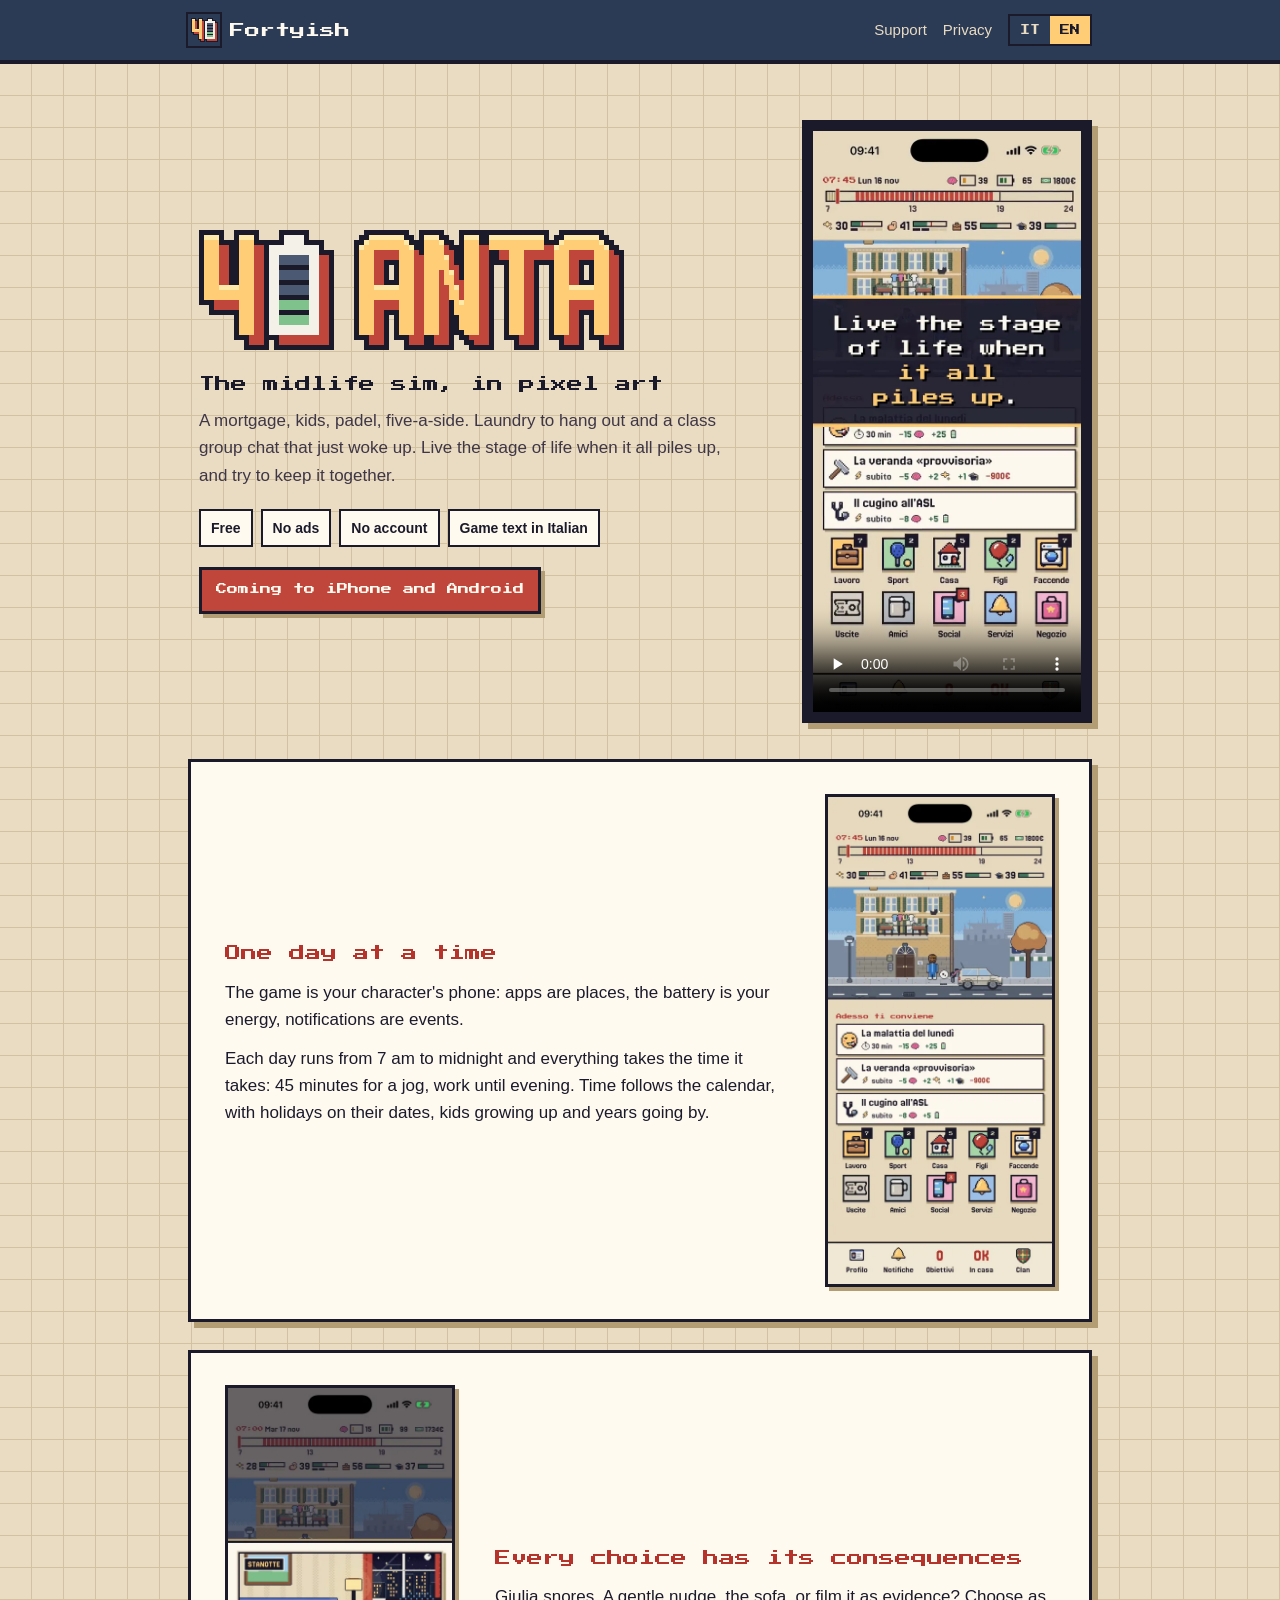
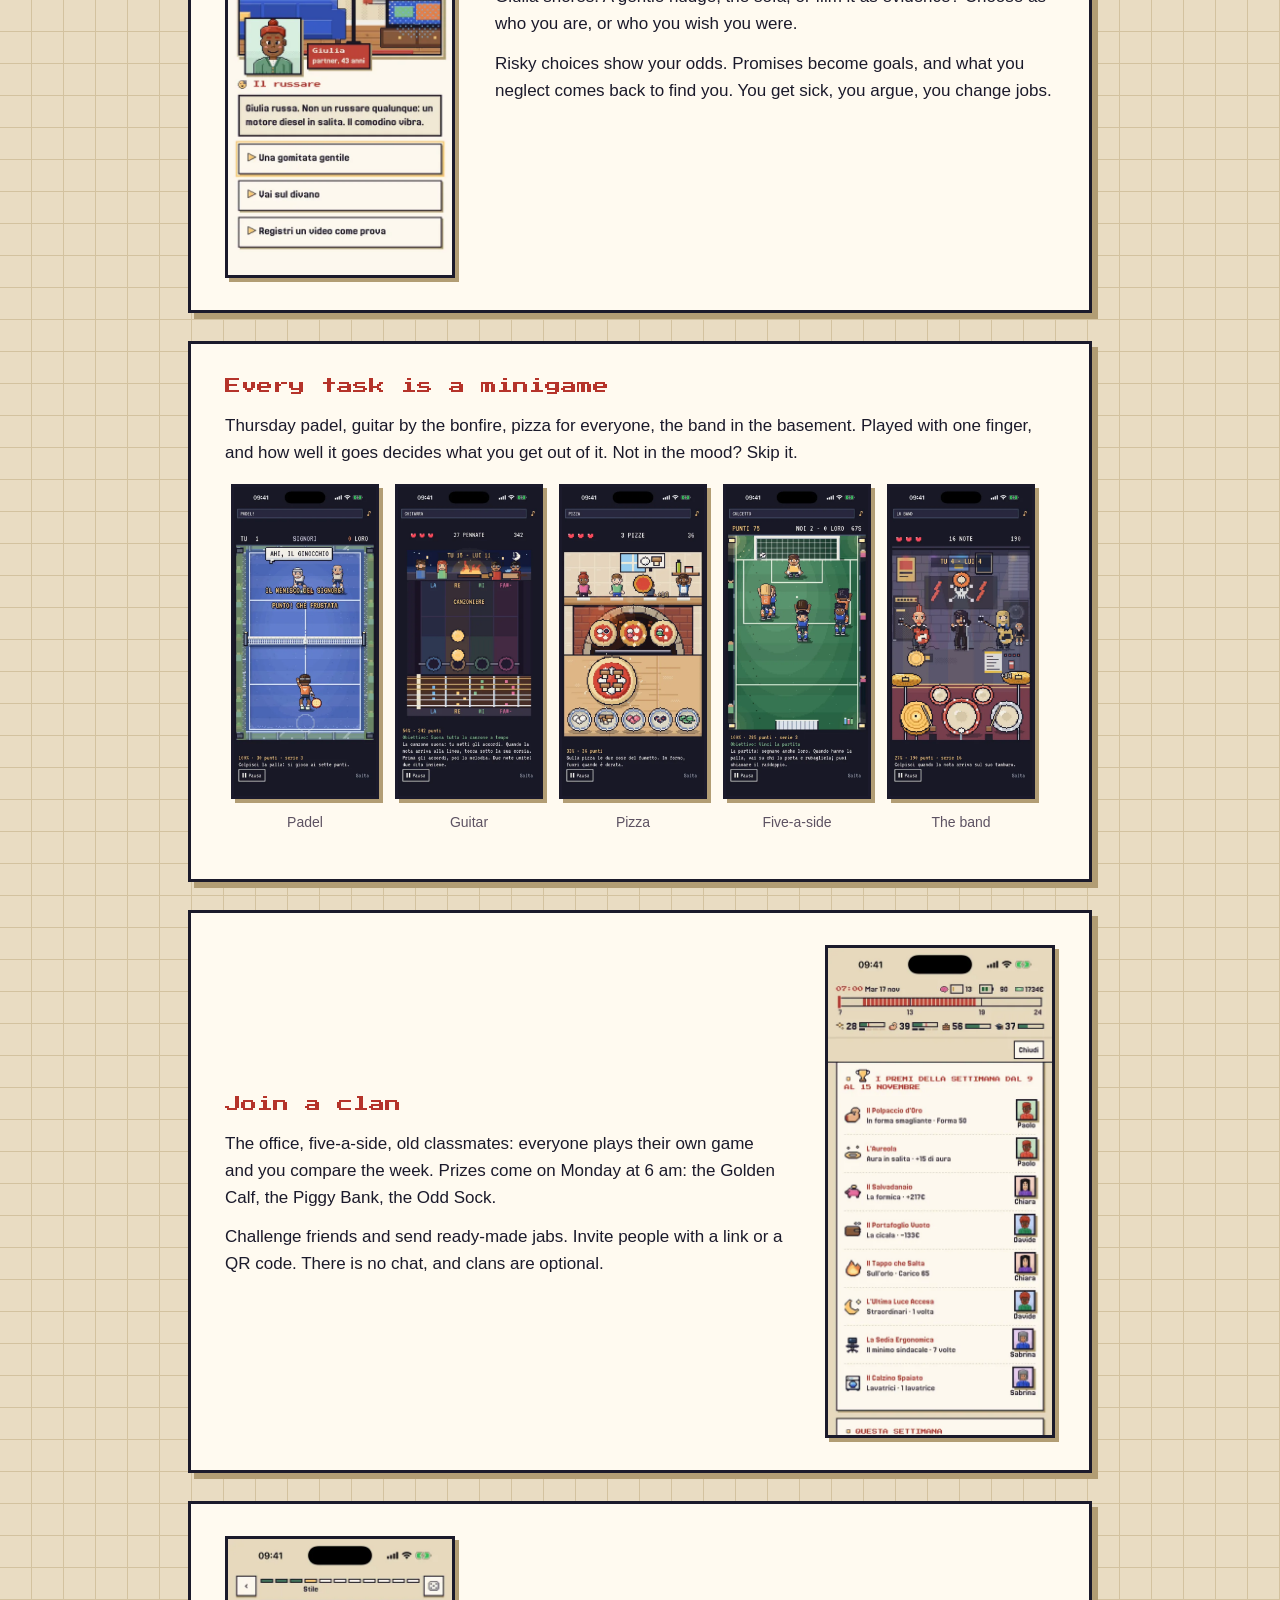
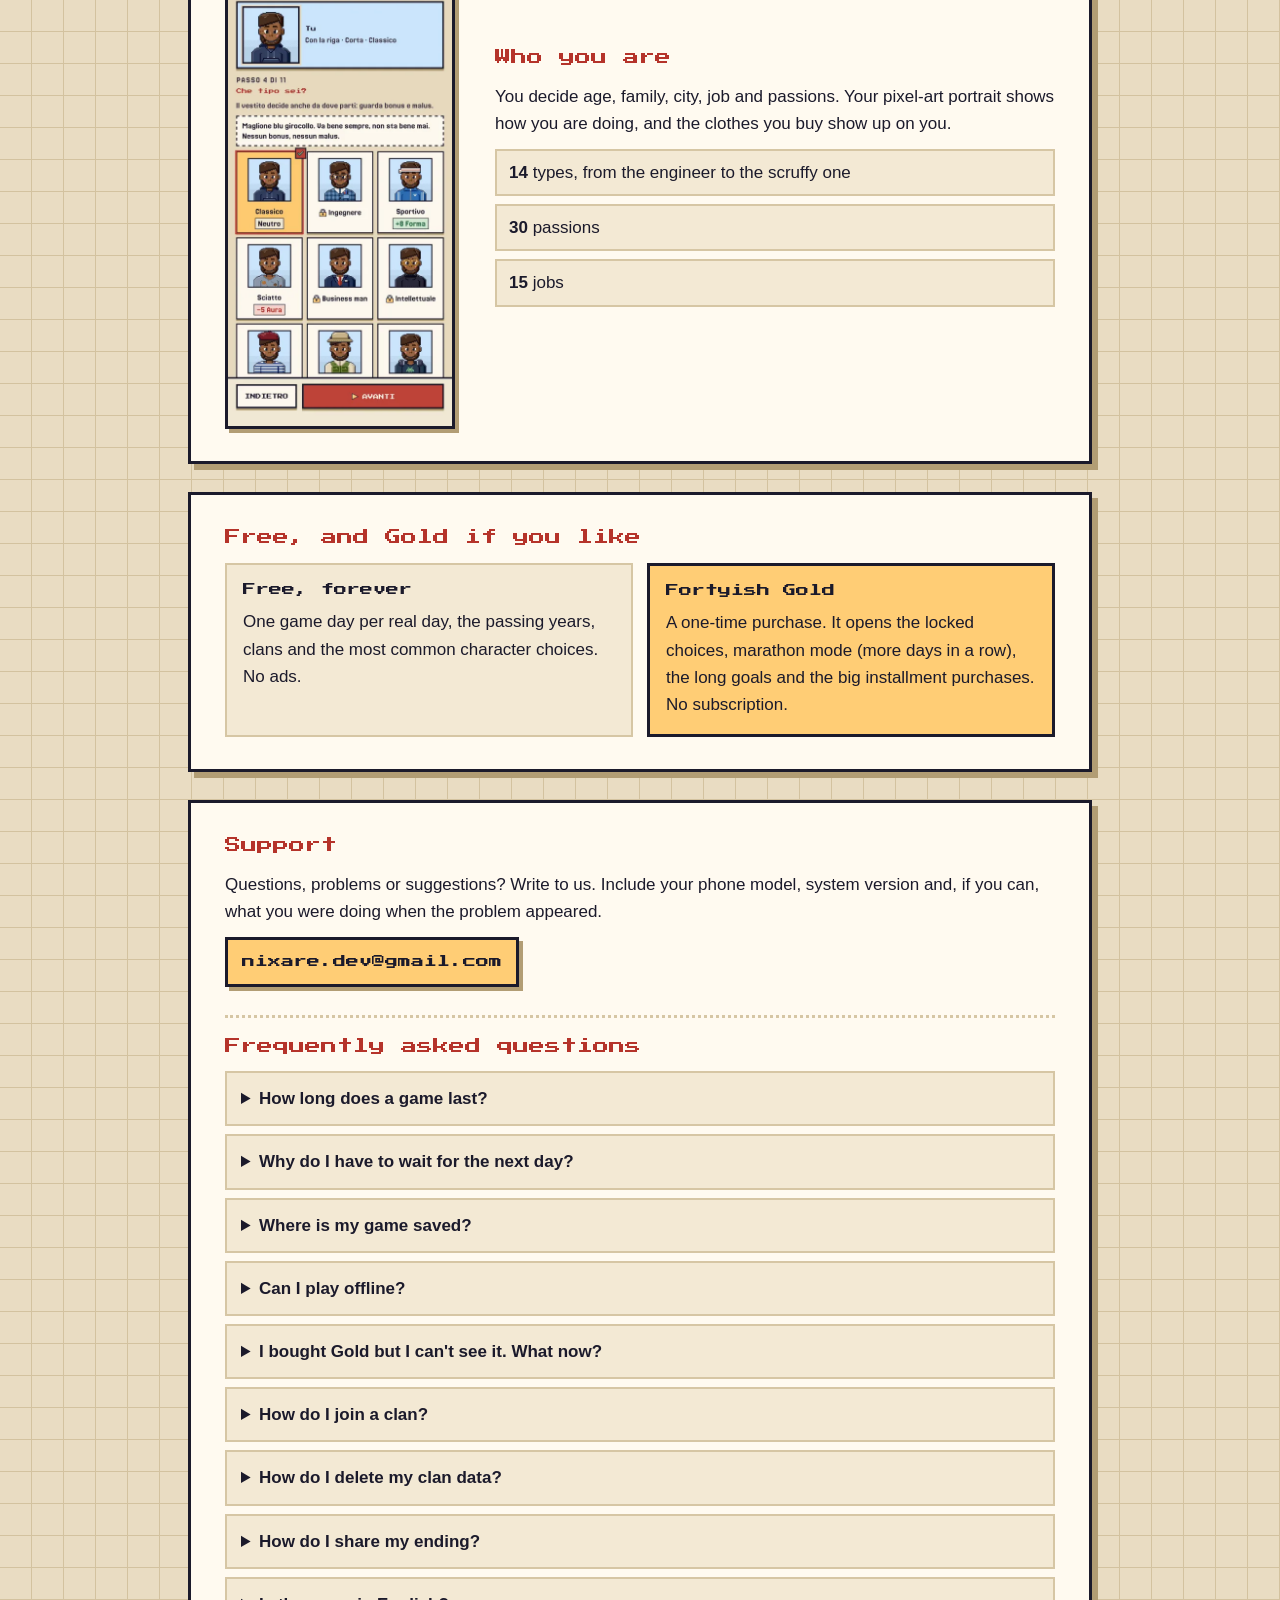
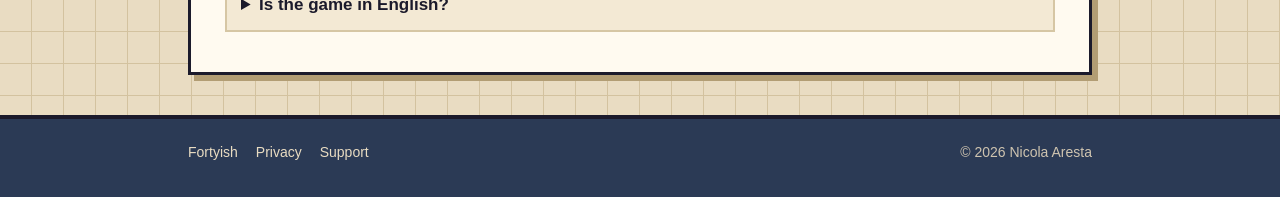
<file: index.html>
<!doctype html>
<html lang="it">
<head>
<meta charset="utf-8">
<meta name="viewport" content="width=device-width,initial-scale=1,viewport-fit=cover">
<title>Anta – Il simulatore di mezza età</title>
<meta name="description" content="Anta: lavoro, figli, padel, la lavatrice e la rimpatriata della 5ªB. Una vita in pixel art, una giornata alla volta, con minigiochi e clan. Gratis, senza pubblicità né account.">
<meta name="theme-color" content="#2b3a55">
<link rel="canonical" href="https://nicobass86.github.io/anta-site/">
<meta property="og:title" content="Anta – Il simulatore di mezza età">
<meta property="og:description" content="Vivi la fase della vita in cui tutto preme. Scelte, minigiochi e clan, in pixel art.">
<meta property="og:image" content="https://nicobass86.github.io/anta-site/img/og.jpg">
<meta property="og:image:width" content="1200">
<meta property="og:image:height" content="630">
<meta property="og:url" content="https://nicobass86.github.io/anta-site/">
<meta property="og:type" content="website">
<meta name="twitter:card" content="summary_large_image">
<link rel="icon" type="image/png" href="favicon.png">
<link rel="apple-touch-icon" href="apple-touch-icon.png">
<link rel="preload" href="fonts/PressStart2P.woff2" as="font" type="font/woff2" crossorigin>
<link rel="stylesheet" href="style.css">
<script>
// Italian is the game's language: a browser in another language, #en or the switch shows the English.
function applyLang(l) {
  var d = document.documentElement, en = l === "en";
  d.classList.toggle("en", en);
  d.lang = l;
  document.title = en ? "Fortyish – The midlife sim, in pixel art" : "Anta – Il simulatore di mezza età";
  Array.prototype.forEach.call(document.querySelectorAll(".lang button"), function (b) {
    b.setAttribute("aria-pressed", String(b.getAttribute("data-l") === l));
  });
  var v = document.getElementById("promo");
  if (v && v.getAttribute("data-l") !== l) {
    var resume = !!v.getAttribute("data-l") && !v.paused;
    v.setAttribute("data-l", l);
    v.setAttribute("aria-label", en ? "Promo video of the game, 26 seconds, with music" : "Video promo del gioco, 26 secondi, con musica");
    v.poster = "img/promo_" + l + ".webp";
    v.src = "img/promo_" + l + ".mp4";
    if (resume) { var p = v.play(); if (p) p.catch(function () {}); }
  }
}
function setLang(l) {
  applyLang(l);
  try { localStorage.setItem("lang", l); } catch (e) {}
}
var firstLang = (function () {
  if (location.hash === "#en" || location.hash === "#it") return location.hash.slice(1);
  try { var s = localStorage.getItem("lang"); if (s === "en" || s === "it") return s; } catch (e) {}
  return /^it\b/i.test(navigator.language || "it") ? "it" : "en";
})();
applyLang(firstLang);
</script>
</head>
<body class="i18n">
<header class="page-top"><div class="wrap"><a class="brand" href="index.html"><img class="px" src="img/icona.svg" alt="" width="32" height="32"><span lang="it">Anta</span><span lang="en">Fortyish</span></a>
<nav aria-label="Pagine / Pages"><a href="#supporto"><span lang="it">Supporto</span><span lang="en">Support</span></a><a href="privacy.html">Privacy</a>
<span class="lang" role="group" aria-label="Lingua / Language"><button type="button" data-l="it" onclick="setLang('it')">IT</button><button type="button" data-l="en" onclick="setLang('en')">EN</button></span></nav></div></header>

<main class="wrap">
<section class="hero hero-grid" aria-labelledby="titolo">
  <div class="hero-copy">
    <h1 id="titolo"><img class="logo px" src="img/logo.svg" alt="Anta" width="425" height="120"></h1>
    <p class="tagline"><span lang="it">Il simulatore di mezza età</span><span lang="en">The midlife sim, in pixel art</span></p>
    <p class="hook"><span lang="it">Mutuo, figli, padel, calcetto. La lavatrice da stendere e il gruppo della 5ªB che si è appena risvegliato. Vivi la fase della vita in cui tutto preme, e prova a non crollare.</span><span lang="en">A mortgage, kids, padel, five-a-side. Laundry to hang out and a class group chat that just woke up. Live the stage of life when it all piles up, and try to keep it together.</span></p>
    <ul class="chips" role="list">
      <li><span lang="it">Gratis</span><span lang="en">Free</span></li>
      <li><span lang="it">Senza pubblicità</span><span lang="en">No ads</span></li>
      <li><span lang="it">Senza account</span><span lang="en">No account</span></li>
      <li lang="en">Game text in Italian</li>
    </ul>
    <p class="soon"><span lang="it">In arrivo su iPhone e Android</span><span lang="en">Coming to iPhone and Android</span></p>
  </div>
  <div class="phone">
    <video id="promo" width="590" height="1280" controls playsinline preload="none"></video>
  </div>
</section>
<script>applyLang(firstLang);</script>
<noscript><p class="wrap"><a href="img/promo_it.mp4">Video promo</a></p></noscript>

<section class="panel feature" aria-labelledby="giornata">
  <div>
    <h2 id="giornata"><span lang="it">Una giornata alla volta</span><span lang="en">One day at a time</span></h2>
    <p><span lang="it">Il gioco è il telefono del tuo personaggio: le app sono i luoghi, la batteria è l'energia, le notifiche sono gli eventi.</span><span lang="en">The game is your character's phone: apps are places, the battery is your energy, notifications are events.</span></p>
    <p><span lang="it">Ogni giorno va dalle 7 a mezzanotte e ogni cosa dura quello che dura: una corsetta 45 minuti, il lavoro fino a sera. Il tempo scorre sul calendario, con le feste al loro giorno, i bambini che crescono e gli anni che passano.</span><span lang="en">Each day runs from 7 am to midnight and everything takes the time it takes: 45 minutes for a jog, work until evening. Time follows the calendar, with holidays on their dates, kids growing up and years going by.</span></p>
  </div>
  <figure><img src="img/home.webp" alt="La casa, le cose da fare adesso e le app della giornata" width="460" height="999" loading="lazy"></figure>
</section>

<section class="panel feature flip" aria-labelledby="scelte">
  <div>
    <h2 id="scelte"><span lang="it">Ogni scelta ha le sue conseguenze</span><span lang="en">Every choice has its consequences</span></h2>
    <p><span lang="it">Giulia russa. Una gomitata gentile, il divano o un video come prova? Scegli per come sei o per come vorresti essere.</span><span lang="en">Giulia snores. A gentle nudge, the sofa, or film it as evidence? Choose as who you are, or who you wish you were.</span></p>
    <p><span lang="it">Le scelte rischiose mostrano la probabilità di riuscita. Le promesse diventano obiettivi, e quello che trascuri torna a trovarti. Ci si ammala, si litiga, si cambia lavoro.</span><span lang="en">Risky choices show your odds. Promises become goals, and what you neglect comes back to find you. You get sick, you argue, you change jobs.</span></p>
  </div>
  <figure><img src="img/scelta.webp" alt="Un evento notturno, Il russare, con tre scelte" width="460" height="999" loading="lazy"></figure>
</section>

<section class="panel" aria-labelledby="minigiochi">
  <h2 id="minigiochi"><span lang="it">Ogni impegno è un minigioco</span><span lang="en">Every task is a minigame</span></h2>
  <p><span lang="it">Il padel del giovedì, la chitarra al falò, la pizza per tutti, la band in cantina. Si gioca con un dito, e da come va dipende quanto ti rende. Se non hai voglia, si salta.</span><span lang="en">Thursday padel, guitar by the bonfire, pizza for everyone, the band in the basement. Played with one finger, and how well it goes decides what you get out of it. Not in the mood? Skip it.</span></p>
  <div class="strip" tabindex="0" role="group" aria-label="Minigiochi / Minigames">
    <figure><img src="img/padel.webp" alt="" width="460" height="999" loading="lazy"><figcaption>Padel</figcaption></figure>
    <figure><img src="img/chitarra.webp" alt="" width="460" height="999" loading="lazy"><figcaption><span lang="it">Chitarra</span><span lang="en">Guitar</span></figcaption></figure>
    <figure><img src="img/pizza.webp" alt="" width="460" height="999" loading="lazy"><figcaption>Pizza</figcaption></figure>
    <figure><img src="img/calcetto.webp" alt="" width="460" height="999" loading="lazy"><figcaption><span lang="it">Calcetto</span><span lang="en">Five-a-side</span></figcaption></figure>
    <figure><img src="img/band.webp" alt="" width="460" height="999" loading="lazy"><figcaption><span lang="it">La band</span><span lang="en">The band</span></figcaption></figure>
  </div>
</section>

<section class="panel feature" aria-labelledby="clan">
  <div>
    <h2 id="clan"><span lang="it">Entra in un clan</span><span lang="en">Join a clan</span></h2>
    <p><span lang="it">L'ufficio, il calcetto, i vecchi compagni: ognuno gioca la sua partita e la settimana si confronta. Il lunedì alle 6 arrivano i premi: il Polpaccio d'Oro, il Salvadanaio, il Calzino Spaiato.</span><span lang="en">The office, five-a-side, old classmates: everyone plays their own game and you compare the week. Prizes come on Monday at 6 am: the Golden Calf, the Piggy Bank, the Odd Sock.</span></p>
    <p><span lang="it">Si sfidano gli amici e si lanciano frecciatine già scritte. Si invita con un link o un QR. Non c'è chat, e chi non entra in un clan gioca come prima.</span><span lang="en">Challenge friends and send ready-made jabs. Invite people with a link or a QR code. There is no chat, and clans are optional.</span></p>
  </div>
  <figure><img src="img/premi.webp" alt="I premi della settimana di un clan" width="460" height="999" loading="lazy"></figure>
</section>

<section class="panel feature flip" aria-labelledby="chi">
  <div>
    <h2 id="chi"><span lang="it">Chi sei</span><span lang="en">Who you are</span></h2>
    <p><span lang="it">Età, famiglia, città, lavoro e passioni li decidi tu. Il ritratto in pixel art fa la faccia di come stai, e i vestiti che compri si vedono addosso.</span><span lang="en">You decide age, family, city, job and passions. Your pixel-art portrait shows how you are doing, and the clothes you buy show up on you.</span></p>
    <ul class="facts">
      <li><b>14</b> <span lang="it">tipi, dall'ingegnere allo sciatto</span><span lang="en">types, from the engineer to the scruffy one</span></li>
      <li><b>30</b> <span lang="it">passioni</span><span lang="en">passions</span></li>
      <li><b>15</b> <span lang="it">lavori</span><span lang="en">jobs</span></li>
    </ul>
  </div>
  <figure><img src="img/tipo.webp" alt="La creazione del personaggio: la scelta del tipo" width="460" height="999" loading="lazy"></figure>
</section>

<section class="panel" aria-labelledby="gratis">
  <h2 id="gratis"><span lang="it">Gratis, e Gold per chi vuole</span><span lang="en">Free, and Gold if you like</span></h2>
  <div class="two">
    <div class="box"><h3><span lang="it">Gratis, sempre</span><span lang="en">Free, forever</span></h3>
      <p><span lang="it">Una giornata di gioco al giorno, gli anni che passano, i clan e le scelte più comuni del personaggio. Nessuna pubblicità.</span><span lang="en">One game day per real day, the passing years, clans and the most common character choices. No ads.</span></p></div>
    <div class="box gold"><h3><span lang="it">Anta Gold</span><span lang="en">Fortyish Gold</span></h3>
      <p><span lang="it">Si compra una volta. Apre le scelte con il lucchetto, la maratona (più giornate di fila), gli obiettivi lunghi e i grandi acquisti a rate. Nessun abbonamento.</span><span lang="en">A one-time purchase. It opens the locked choices, marathon mode (more days in a row), the long goals and the big installment purchases. No subscription.</span></p></div>
  </div>
</section>

<section class="panel" aria-labelledby="supporto">
  <h2 id="supporto"><span lang="it">Supporto</span><span lang="en">Support</span></h2>
  <p><span lang="it">Domande, problemi o suggerimenti? Scrivici. Indica il modello del telefono, la versione del sistema e, se puoi, cosa stavi facendo quando è comparso il problema.</span><span lang="en">Questions, problems or suggestions? Write to us. Include your phone model, system version and, if you can, what you were doing when the problem appeared.</span></p>
  <p><a class="mail" href="mailto:nixare.dev@gmail.com?subject=Anta">nixare.dev@gmail.com</a></p>
  <h2><span lang="it">Domande frequenti</span><span lang="en">Frequently asked questions</span></h2>
  <details><summary><span lang="it">Quanto dura una partita?</span><span lang="en">How long does a game last?</span></summary>
    <p><span lang="it">Quanto vuoi: il tempo scorre senza fine e il bilancio lo fai tu dal Profilo. Ci si ferma prima solo con un tracollo, cioè due crolli nello stesso mese.</span><span lang="en">As long as you like: time never stops, and you close the game yourself from the Profile. It ends earlier only with a full collapse: two breakdowns in the same month.</span></p></details>
  <details><summary><span lang="it">Perché devo aspettare la giornata nuova?</span><span lang="en">Why do I have to wait for the next day?</span></summary>
    <p><span lang="it">Si parte con tre giornate. Poi ogni mattina alle 6 se ne sblocca una, e quelle non giocate si accumulano fino a tre. Con Gold c'è la maratona: più giornate di fila, senza aspettare.</span><span lang="en">You start with three days. Then one unlocks every morning at 6, and unplayed days pile up to three. Gold adds marathon mode: more days in a row, no waiting.</span></p></details>
  <details><summary><span lang="it">Dov'è la mia partita?</span><span lang="en">Where is my game saved?</span></summary>
    <p><span lang="it">Sul telefono. Se disinstalli l'app o ne cancelli i dati, la partita si perde, a meno che il backup del telefono (iCloud o Google) non la contenga.</span><span lang="en">On your phone. If you uninstall the app or clear its data, the game is lost, unless your phone's backup (iCloud or Google) includes it.</span></p></details>
  <details><summary><span lang="it">Si gioca senza internet?</span><span lang="en">Can I play offline?</span></summary>
    <p><span lang="it">Sì. La rete serve solo per i clan, gli inviti e gli acquisti.</span><span lang="en">Yes. You only need a connection for clans, invites and purchases.</span></p></details>
  <details><summary><span lang="it">Ho comprato Gold e non lo vedo: che faccio?</span><span lang="en">I bought Gold but I can't see it. What now?</span></summary>
    <p><span lang="it">Tocca «Ripristina acquisti» nel Profilo o nel foglio d'acquisto, con lo stesso account dello store. I rimborsi li gestiscono Apple e Google.</span><span lang="en">Tap “Ripristina acquisti” (Restore purchases) in the Profile or in the purchase sheet, signed in to the same store account. Refunds are handled by Apple and Google.</span></p></details>
  <details><summary><span lang="it">Come entro in un clan?</span><span lang="en">How do I join a clan?</span></summary>
    <p><span lang="it">Con il link, il QR o il codice di chi è già dentro. Puoi stare in cinque clan. Nell'app Clan puoi segnalare e bloccare.</span><span lang="en">With a link, QR code or invite code from a member. You can be in up to five clans. You can report and block people in the Clan app.</span></p></details>
  <details><summary><span lang="it">Come cancello i miei dati dei clan?</span><span lang="en">How do I delete my clan data?</span></summary>
    <p><span lang="it">Nell'app Clan, con «Cancella i miei dati dei clan», oppure scrivendoci. I dettagli sono <a href="privacy.html#cancellare">nell'informativa sulla privacy</a>.</span><span lang="en">In the Clan app, with “Cancella i miei dati dei clan” (Delete my clan data), or by writing to us. Details are in the <a href="privacy.html#delete">privacy policy</a>.</span></p></details>
  <details><summary><span lang="it">Come condivido il finale?</span><span lang="en">How do I share my ending?</span></summary>
    <p><span lang="it">Tocca <em>Condividi il finale</em>: il testo viene copiato e lo incolli dove vuoi.</span><span lang="en">Tap <em>Condividi il finale</em> (Share the ending): the text is copied and you paste it wherever you like.</span></p></details>
  <details><summary><span lang="it">C'è in altre lingue?</span><span lang="en">Is the game in English?</span></summary>
    <p><span lang="it">Per ora il gioco è solo in italiano.</span><span lang="en">Not yet: for now the game text is in Italian only.</span></p></details>
</section>
</main>

<footer><div class="wrap"><nav aria-label="Pagine / Pages"><a href="index.html"><span lang="it">Anta</span><span lang="en">Fortyish</span></a><a href="privacy.html">Privacy</a><a href="#supporto"><span lang="it">Supporto</span><span lang="en">Support</span></a></nav><span>© 2026 Nicola Aresta</span></div></footer>
</body>
</html>
</file>
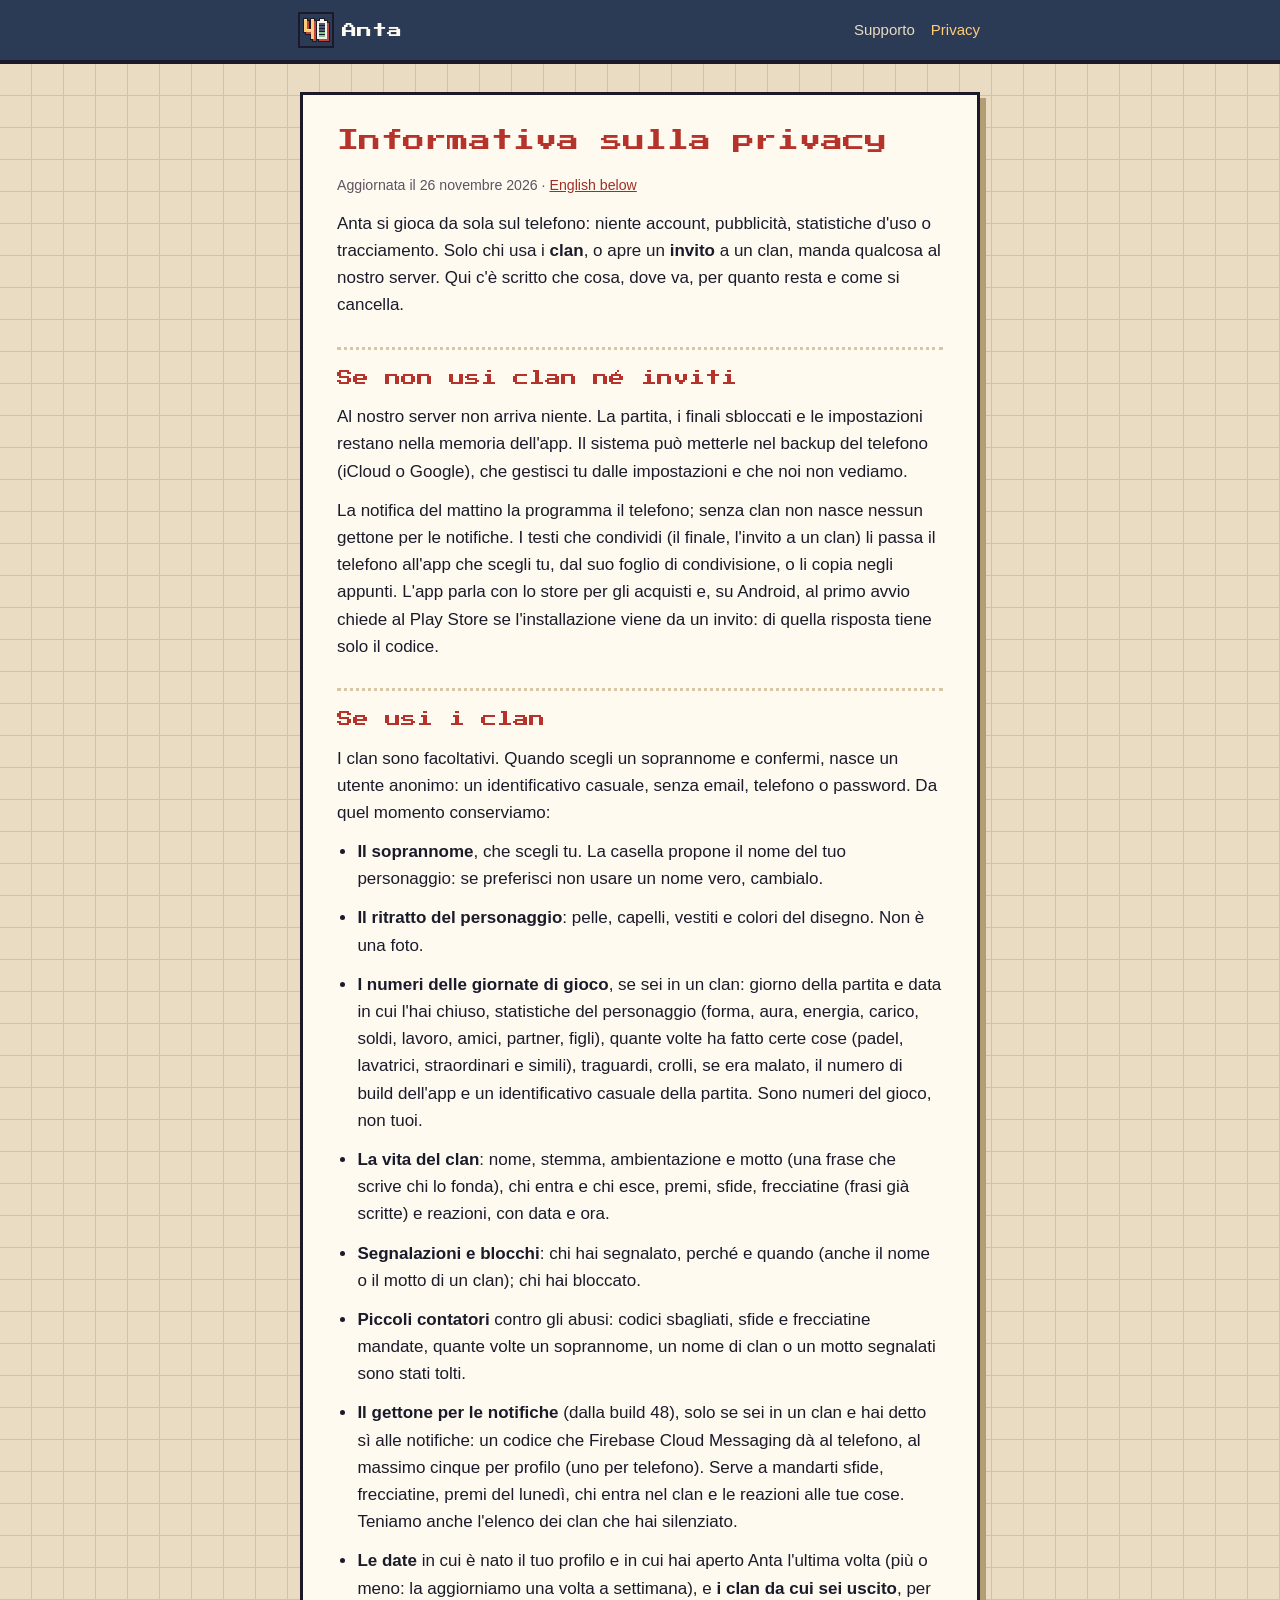
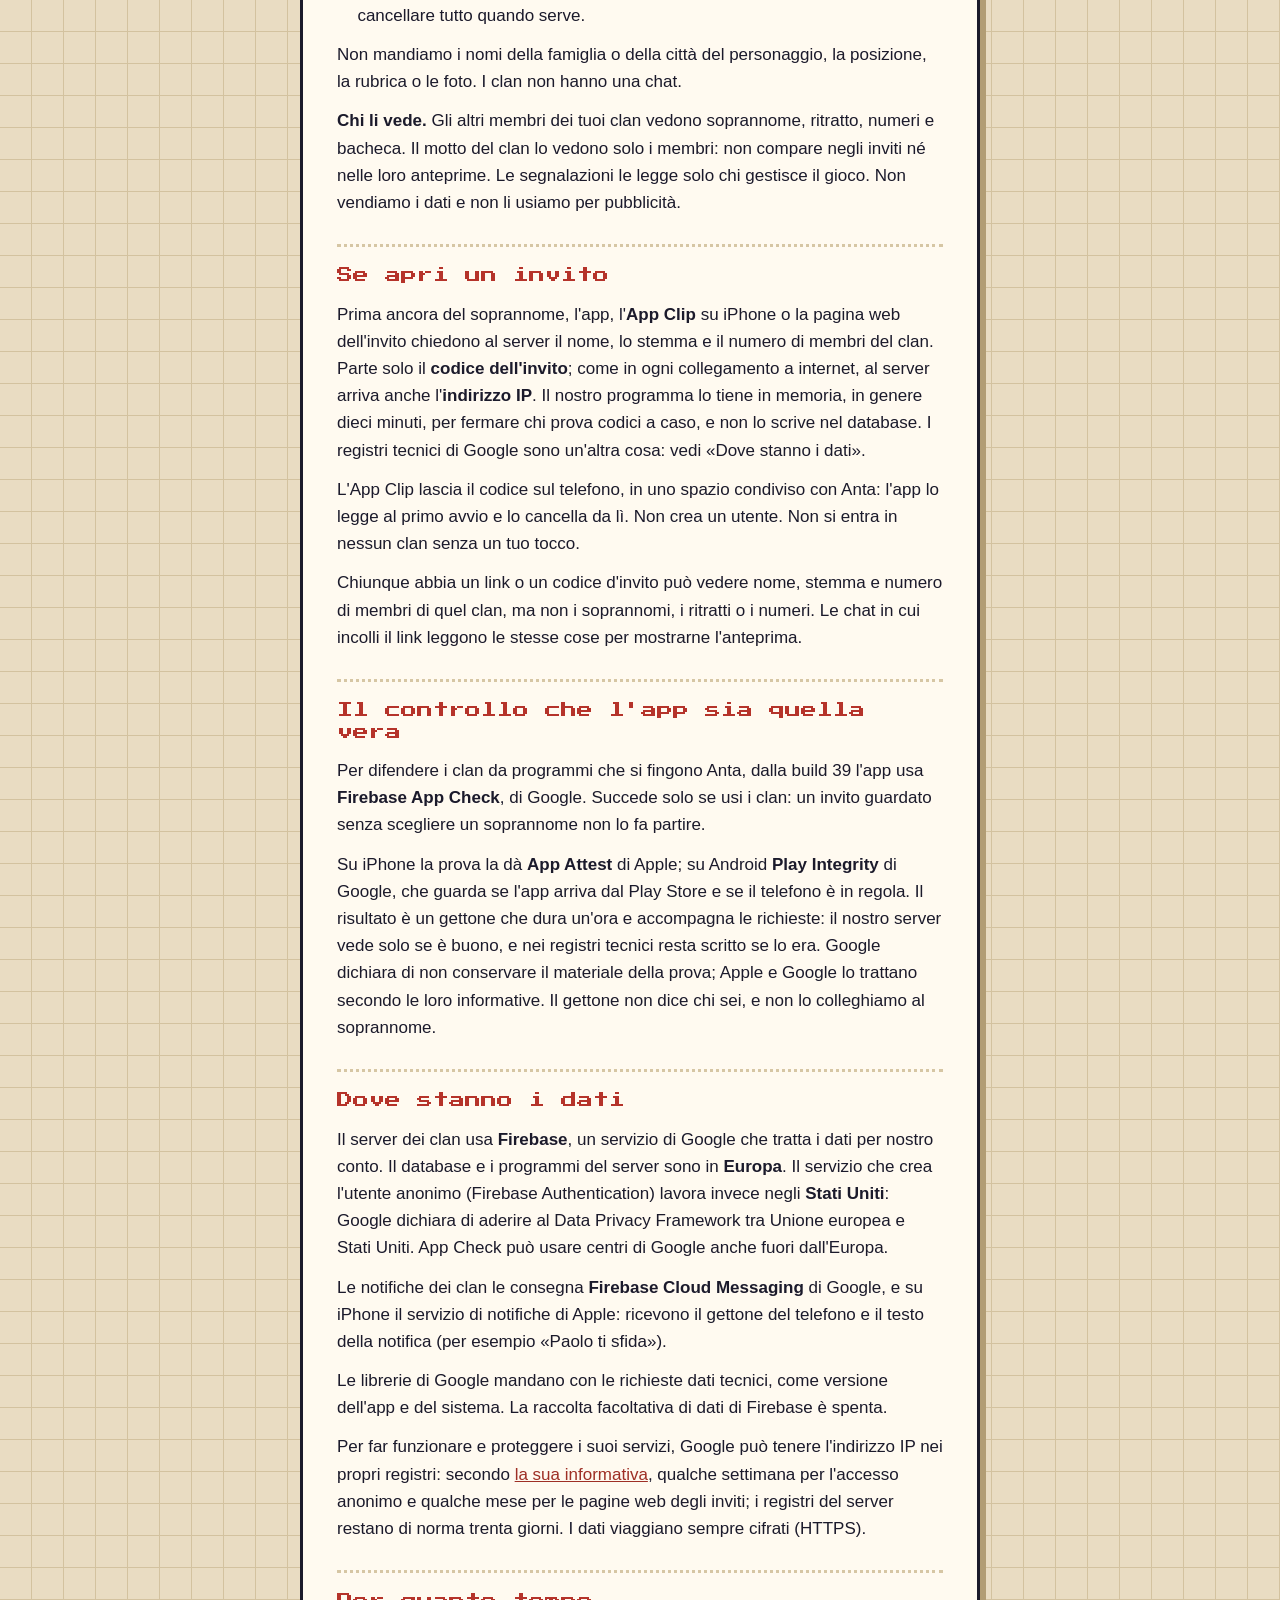
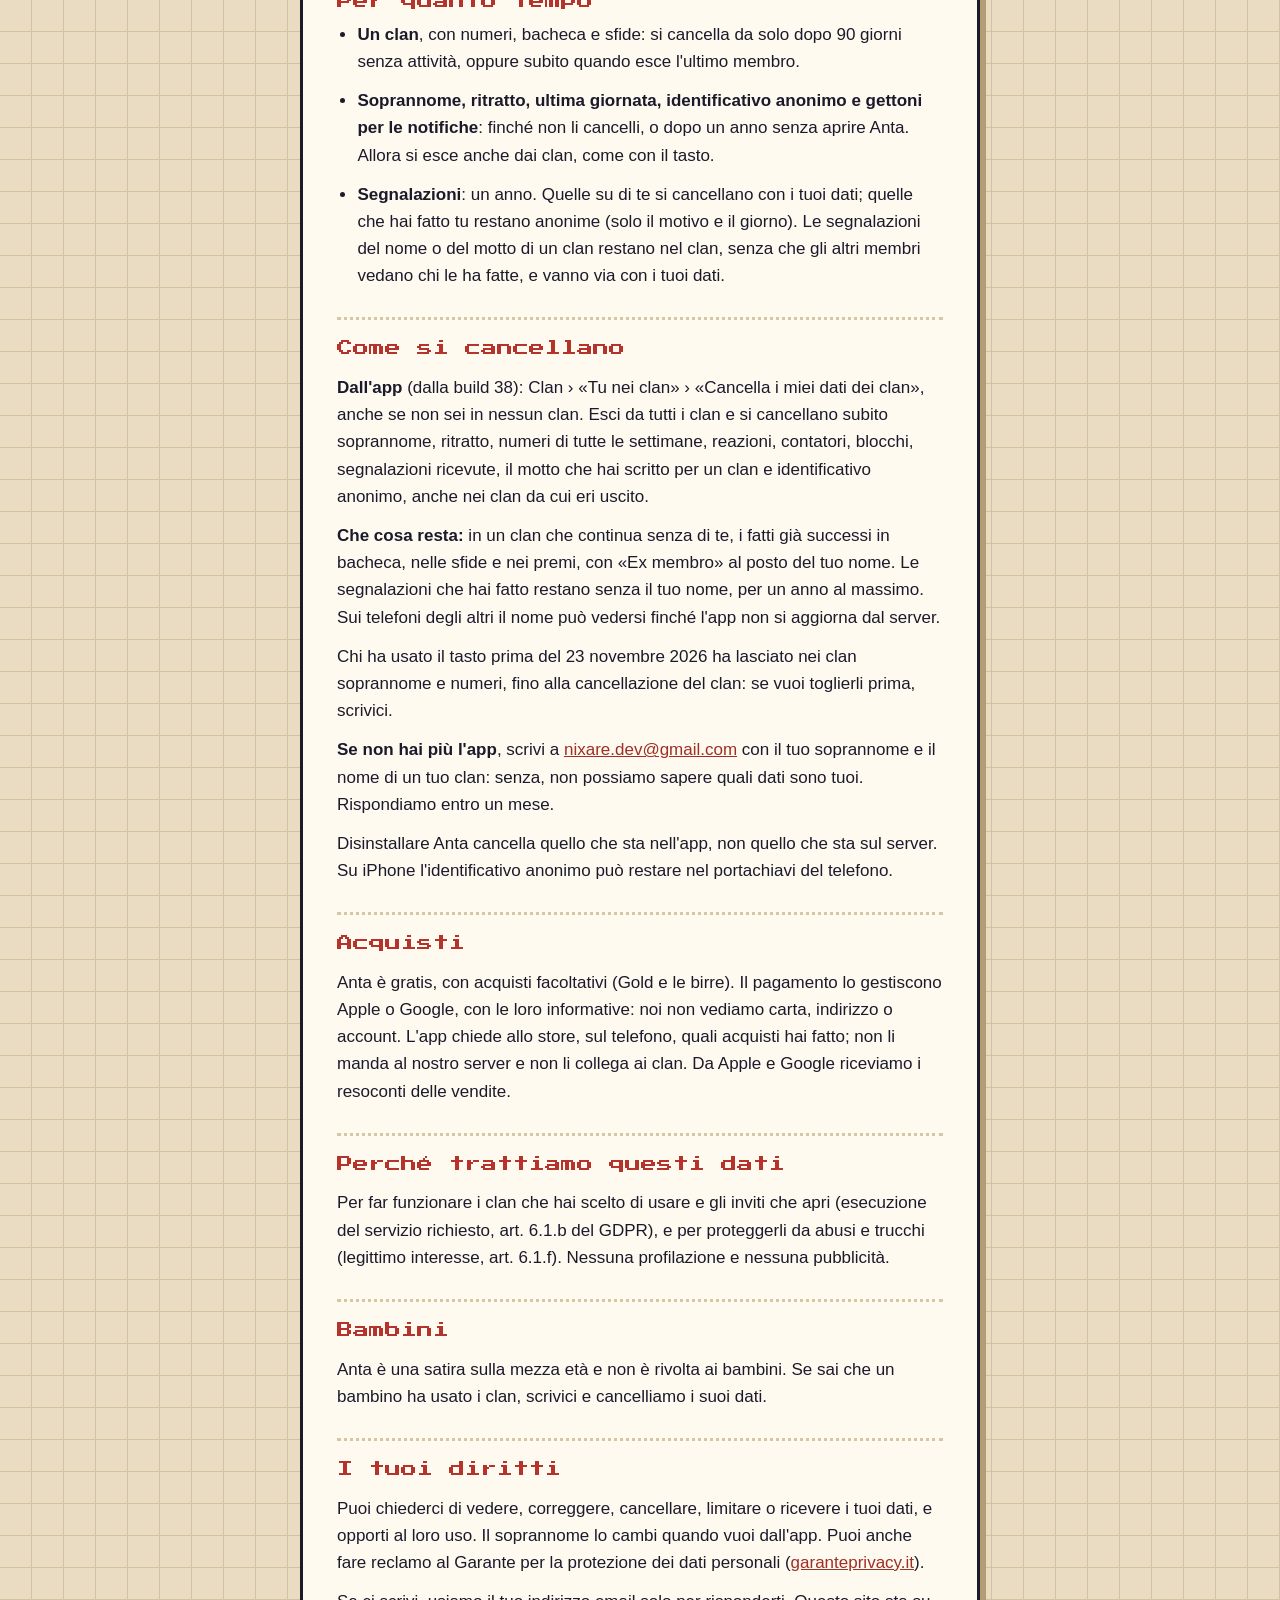
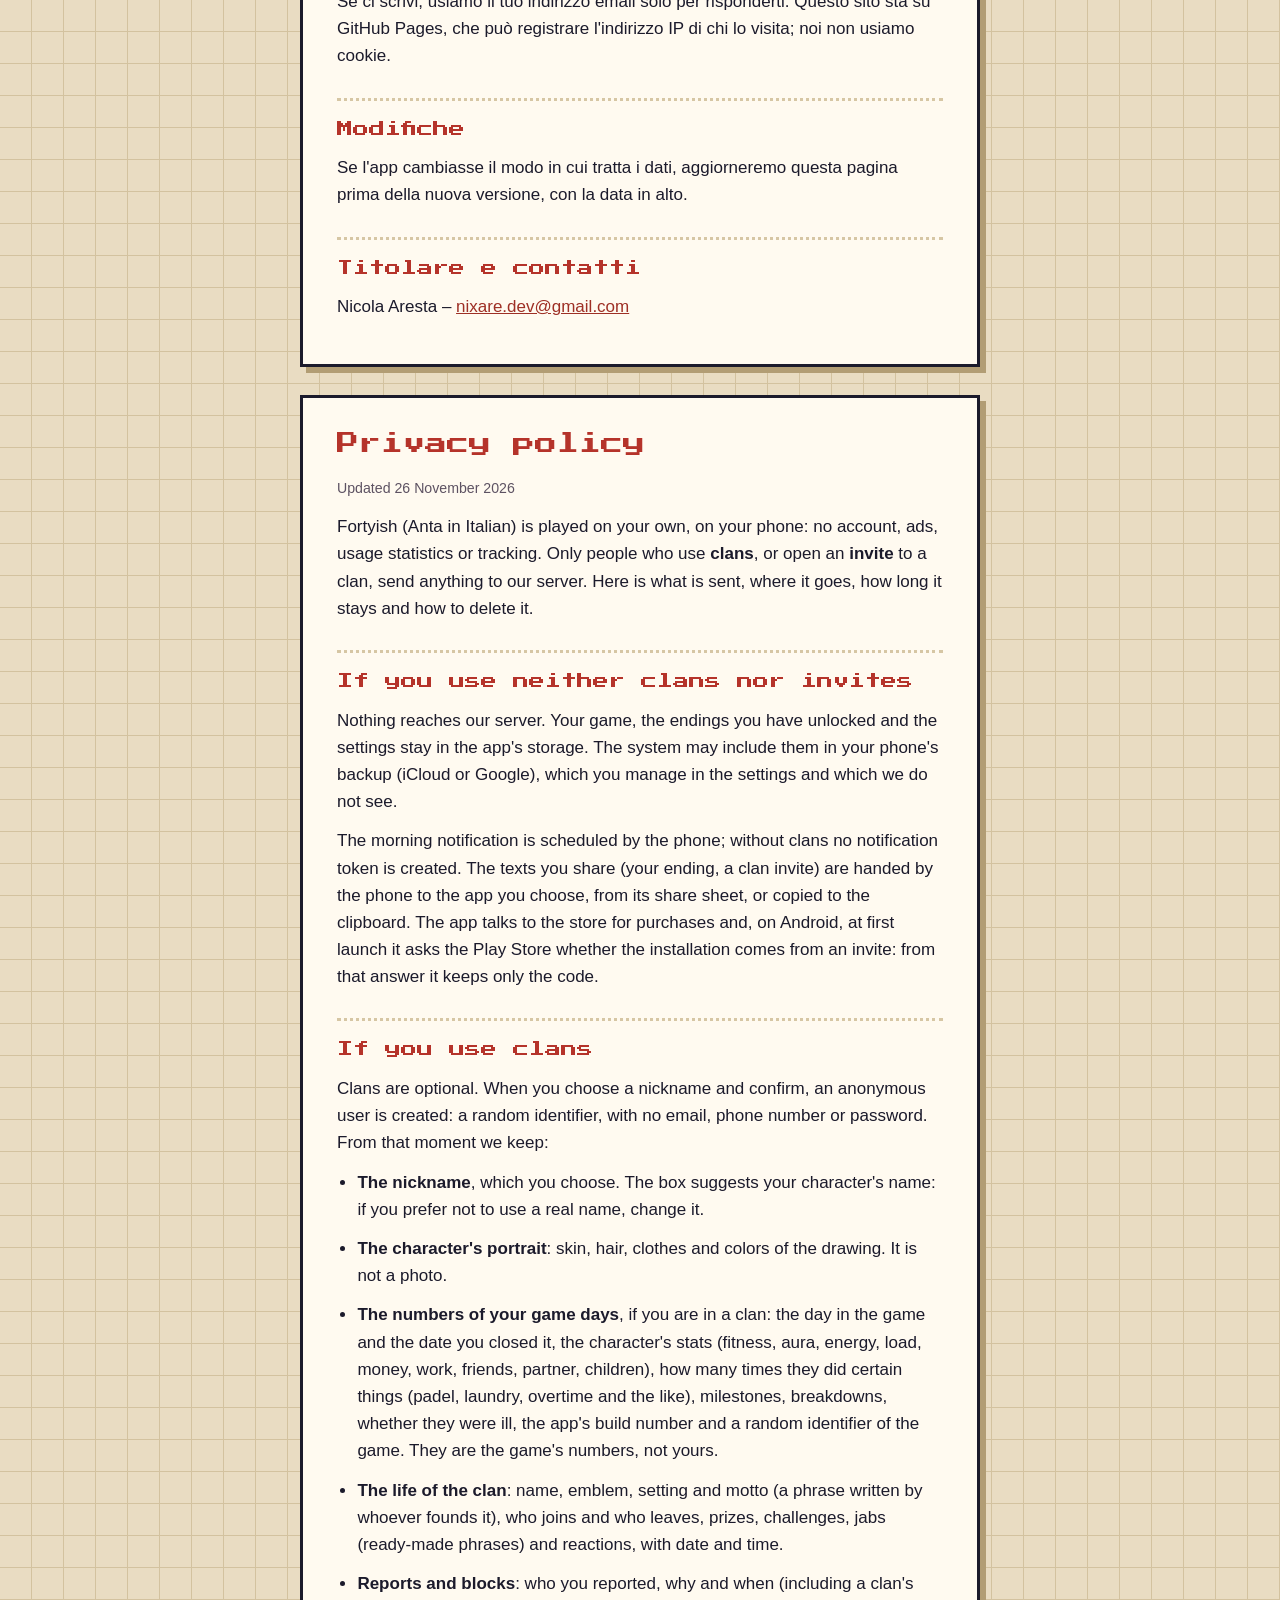
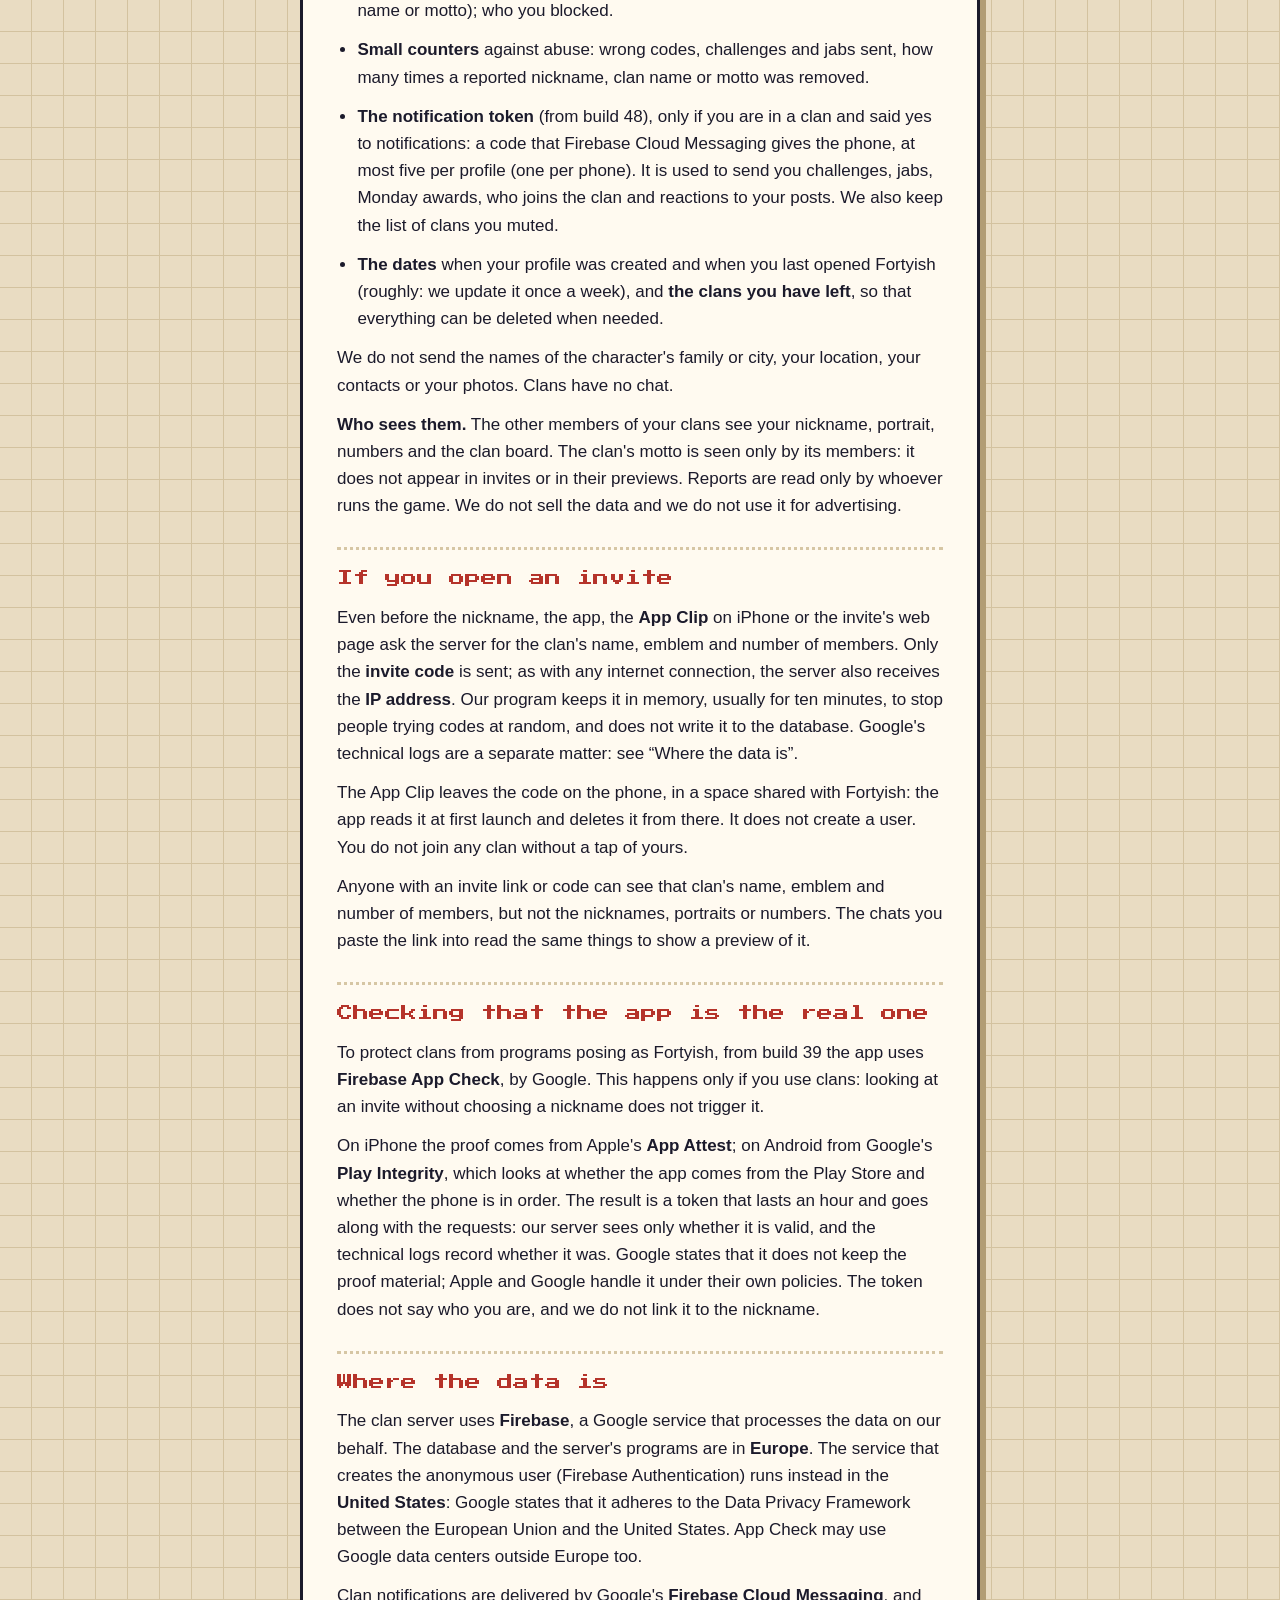
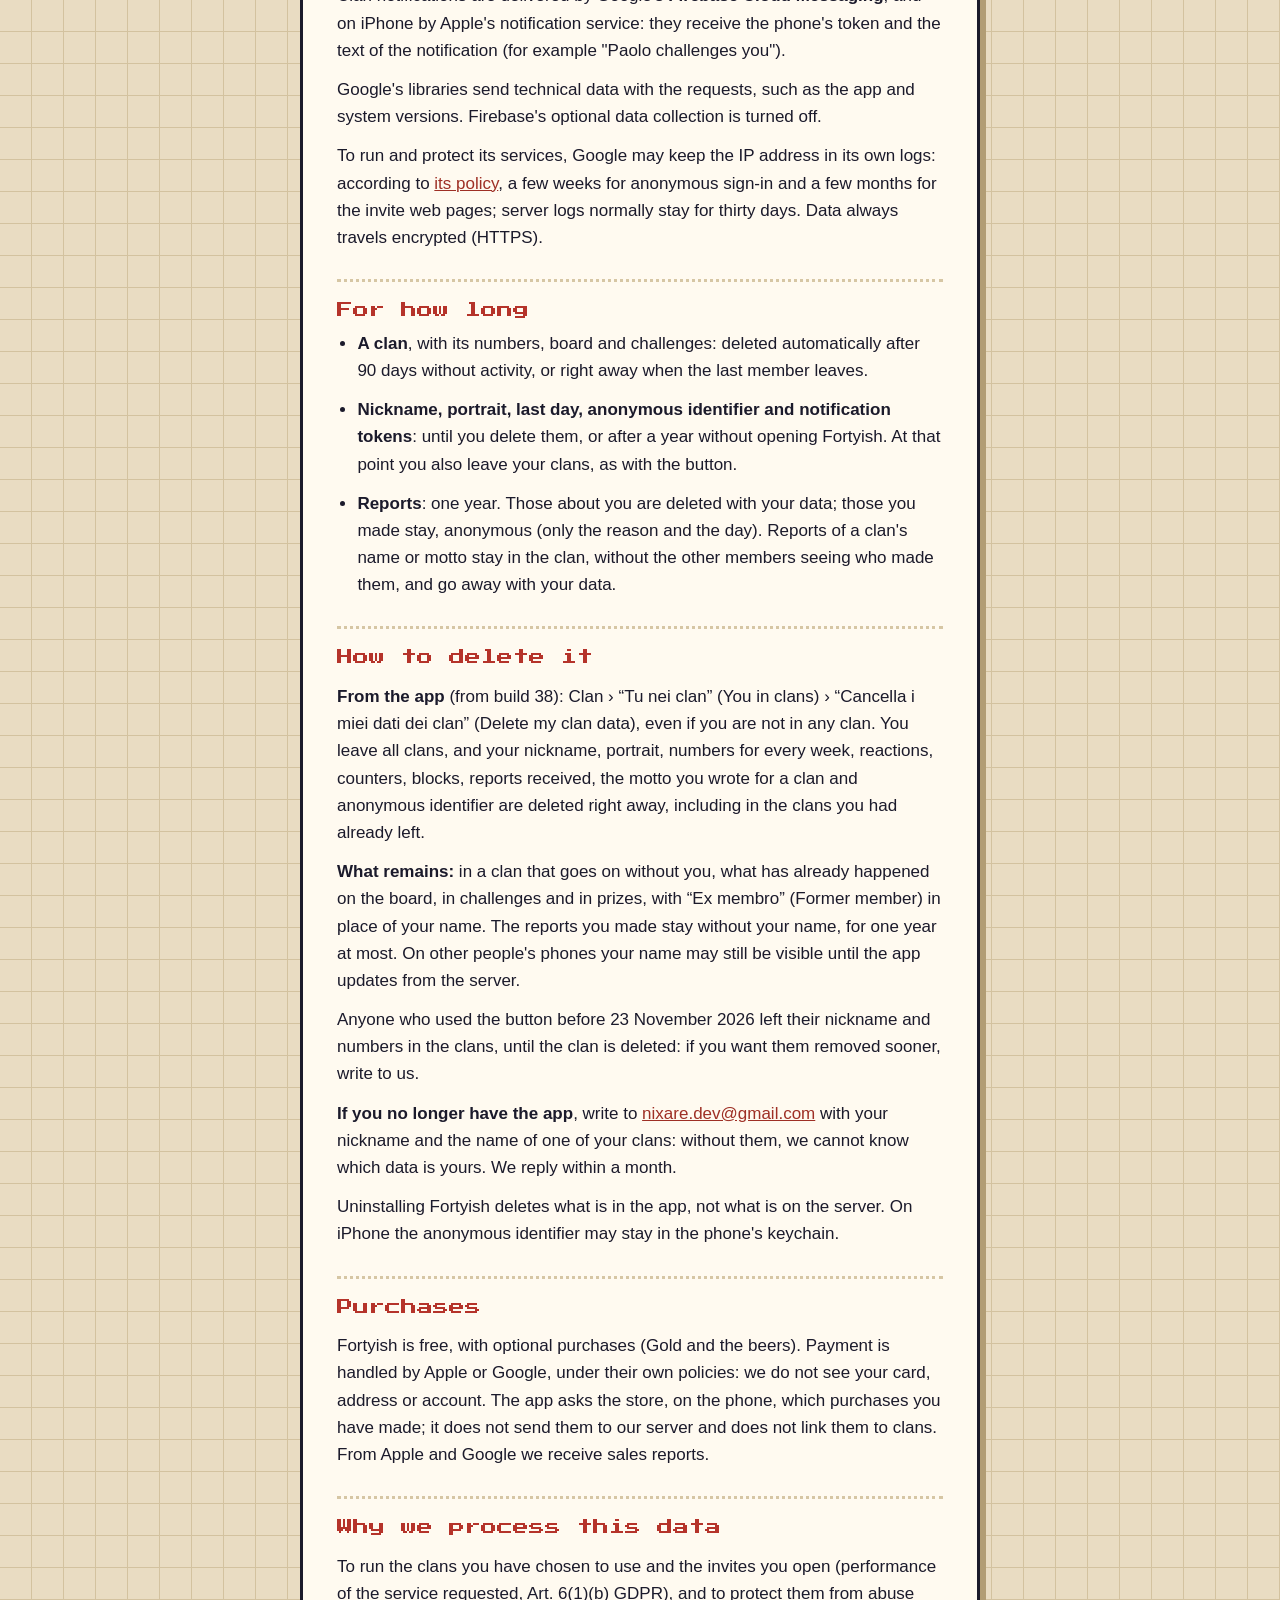
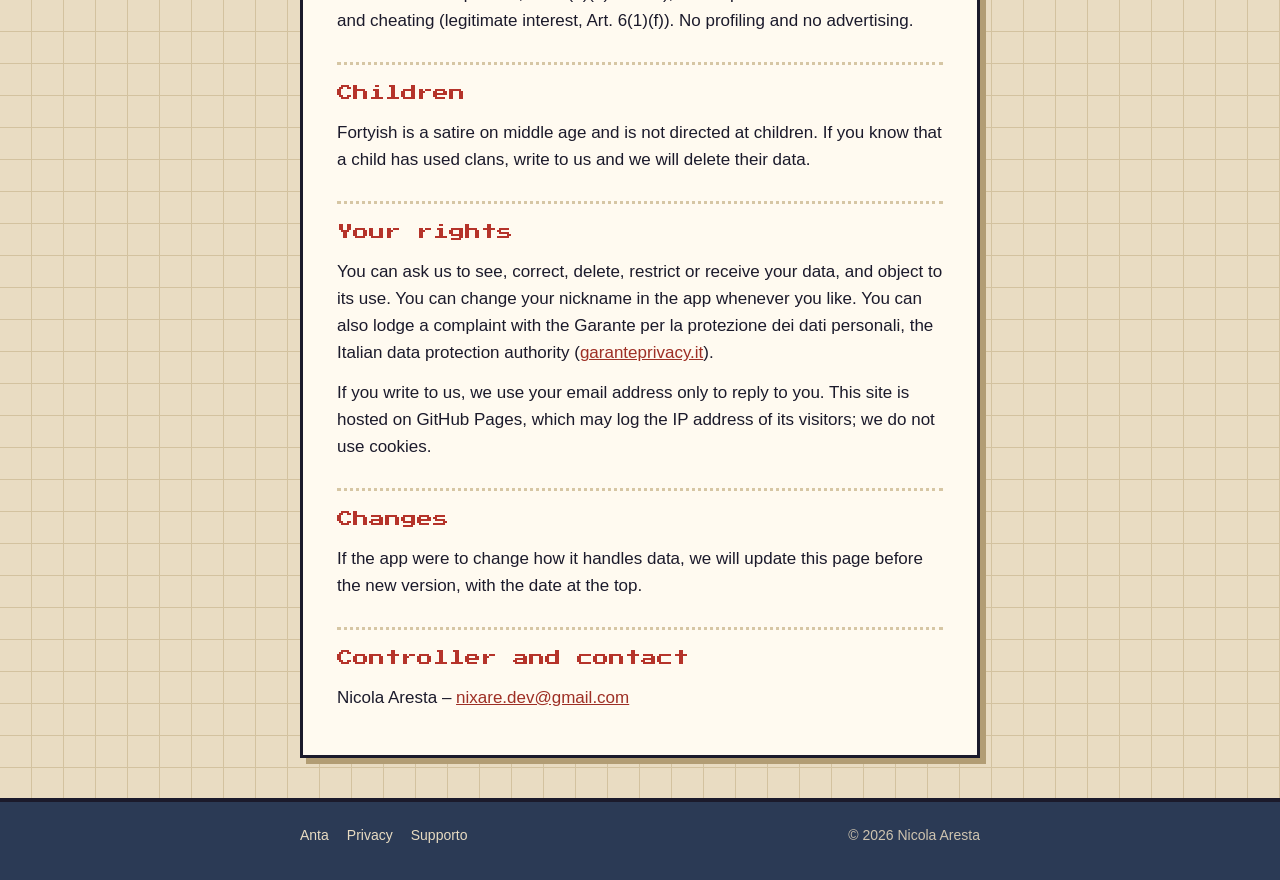
<file: privacy.html>
<!doctype html>
<html lang="it">
<head>
<meta charset="utf-8">
<meta name="viewport" content="width=device-width,initial-scale=1,viewport-fit=cover">
<title>Anta – Privacy</title>
<meta name="theme-color" content="#2b3a55">
<link rel="canonical" href="https://nicobass86.github.io/anta-site/privacy.html">
<link rel="icon" type="image/png" href="favicon.png">
<link rel="apple-touch-icon" href="apple-touch-icon.png">
<link rel="stylesheet" href="style.css">
</head>
<body>
<header class="page-top"><div class="wrap"><a class="brand" href="index.html"><img class="px" src="img/icona.svg" alt="" width="32" height="32">Anta</a>
<nav aria-label="Pagine"><a href="index.html#supporto">Supporto</a><a href="privacy.html" aria-current="page">Privacy</a></nav></div></header>

<main class="wrap">
<article class="panel">
<h1>Informativa sulla privacy</h1>
<p><small>Aggiornata il 26 novembre 2026 · <a href="#en" lang="en" hreflang="en">English below</a></small></p>
<p>Anta si gioca da sola sul telefono: niente account, pubblicità, statistiche d'uso o tracciamento. Solo chi usa i <b>clan</b>, o apre un <b>invito</b> a un clan, manda qualcosa al nostro server. Qui c'è scritto che cosa, dove va, per quanto resta e come si cancella.</p>

<h2>Se non usi clan né inviti</h2>
<p>Al nostro server non arriva niente. La partita, i finali sbloccati e le impostazioni restano nella memoria dell'app. Il sistema può metterle nel backup del telefono (iCloud o Google), che gestisci tu dalle impostazioni e che noi non vediamo.</p>
<p>La notifica del mattino la programma il telefono; senza clan non nasce nessun gettone per le notifiche. I testi che condividi (il finale, l'invito a un clan) li passa il telefono all'app che scegli tu, dal suo foglio di condivisione, o li copia negli appunti. L'app parla con lo store per gli acquisti e, su Android, al primo avvio chiede al Play Store se l'installazione viene da un invito: di quella risposta tiene solo il codice.</p>

<h2>Se usi i clan</h2>
<p>I clan sono facoltativi. Quando scegli un soprannome e confermi, nasce un utente anonimo: un identificativo casuale, senza email, telefono o password. Da quel momento conserviamo:</p>
<ul>
<li><b>Il soprannome</b>, che scegli tu. La casella propone il nome del tuo personaggio: se preferisci non usare un nome vero, cambialo.</li>
<li><b>Il ritratto del personaggio</b>: pelle, capelli, vestiti e colori del disegno. Non è una foto.</li>
<li><b>I numeri delle giornate di gioco</b>, se sei in un clan: giorno della partita e data in cui l'hai chiuso, statistiche del personaggio (forma, aura, energia, carico, soldi, lavoro, amici, partner, figli), quante volte ha fatto certe cose (padel, lavatrici, straordinari e simili), traguardi, crolli, se era malato, il numero di build dell'app e un identificativo casuale della partita. Sono numeri del gioco, non tuoi.</li>
<li><b>La vita del clan</b>: nome, stemma, ambientazione e motto (una frase che scrive chi lo fonda), chi entra e chi esce, premi, sfide, frecciatine (frasi già scritte) e reazioni, con data e ora.</li>
<li><b>Segnalazioni e blocchi</b>: chi hai segnalato, perché e quando (anche il nome o il motto di un clan); chi hai bloccato.</li>
<li><b>Piccoli contatori</b> contro gli abusi: codici sbagliati, sfide e frecciatine mandate, quante volte un soprannome, un nome di clan o un motto segnalati sono stati tolti.</li>
<li><b>Il gettone per le notifiche</b> (dalla build 48), solo se sei in un clan e hai detto sì alle notifiche: un codice che Firebase Cloud Messaging dà al telefono, al massimo cinque per profilo (uno per telefono). Serve a mandarti sfide, frecciatine, premi del lunedì, chi entra nel clan e le reazioni alle tue cose. Teniamo anche l'elenco dei clan che hai silenziato.</li>
<li><b>Le date</b> in cui è nato il tuo profilo e in cui hai aperto Anta l'ultima volta (più o meno: la aggiorniamo una volta a settimana), e <b>i clan da cui sei uscito</b>, per cancellare tutto quando serve.</li>
</ul>
<p>Non mandiamo i nomi della famiglia o della città del personaggio, la posizione, la rubrica o le foto. I clan non hanno una chat.</p>
<p><b>Chi li vede.</b> Gli altri membri dei tuoi clan vedono soprannome, ritratto, numeri e bacheca. Il motto del clan lo vedono solo i membri: non compare negli inviti né nelle loro anteprime. Le segnalazioni le legge solo chi gestisce il gioco. Non vendiamo i dati e non li usiamo per pubblicità.</p>

<h2>Se apri un invito</h2>
<p>Prima ancora del soprannome, l'app, l'<b>App Clip</b> su iPhone o la pagina web dell'invito chiedono al server il nome, lo stemma e il numero di membri del clan. Parte solo il <b>codice dell'invito</b>; come in ogni collegamento a internet, al server arriva anche l'<b>indirizzo IP</b>. Il nostro programma lo tiene in memoria, in genere dieci minuti, per fermare chi prova codici a caso, e non lo scrive nel database. I registri tecnici di Google sono un'altra cosa: vedi «Dove stanno i dati».</p>
<p>L'App Clip lascia il codice sul telefono, in uno spazio condiviso con Anta: l'app lo legge al primo avvio e lo cancella da lì. Non crea un utente. Non si entra in nessun clan senza un tuo tocco.</p>
<p>Chiunque abbia un link o un codice d'invito può vedere nome, stemma e numero di membri di quel clan, ma non i soprannomi, i ritratti o i numeri. Le chat in cui incolli il link leggono le stesse cose per mostrarne l'anteprima.</p>

<h2>Il controllo che l'app sia quella vera</h2>
<p>Per difendere i clan da programmi che si fingono Anta, dalla build 39 l'app usa <b>Firebase App Check</b>, di Google. Succede solo se usi i clan: un invito guardato senza scegliere un soprannome non lo fa partire.</p>
<p>Su iPhone la prova la dà <b>App Attest</b> di Apple; su Android <b>Play Integrity</b> di Google, che guarda se l'app arriva dal Play Store e se il telefono è in regola. Il risultato è un gettone che dura un'ora e accompagna le richieste: il nostro server vede solo se è buono, e nei registri tecnici resta scritto se lo era. Google dichiara di non conservare il materiale della prova; Apple e Google lo trattano secondo le loro informative. Il gettone non dice chi sei, e non lo colleghiamo al soprannome.</p>

<h2>Dove stanno i dati</h2>
<p>Il server dei clan usa <b>Firebase</b>, un servizio di Google che tratta i dati per nostro conto. Il database e i programmi del server sono in <b>Europa</b>. Il servizio che crea l'utente anonimo (Firebase Authentication) lavora invece negli <b>Stati Uniti</b>: Google dichiara di aderire al Data Privacy Framework tra Unione europea e Stati Uniti. App Check può usare centri di Google anche fuori dall'Europa.</p>
<p>Le notifiche dei clan le consegna <b>Firebase Cloud Messaging</b> di Google, e su iPhone il servizio di notifiche di Apple: ricevono il gettone del telefono e il testo della notifica (per esempio «Paolo ti sfida»).</p>
<p>Le librerie di Google mandano con le richieste dati tecnici, come versione dell'app e del sistema. La raccolta facoltativa di dati di Firebase è spenta.</p>
<p>Per far funzionare e proteggere i suoi servizi, Google può tenere l'indirizzo IP nei propri registri: secondo <a href="https://firebase.google.com/support/privacy">la sua informativa</a>, qualche settimana per l'accesso anonimo e qualche mese per le pagine web degli inviti; i registri del server restano di norma trenta giorni. I dati viaggiano sempre cifrati (HTTPS).</p>

<h2>Per quanto tempo</h2>
<ul>
<li><b>Un clan</b>, con numeri, bacheca e sfide: si cancella da solo dopo 90 giorni senza attività, oppure subito quando esce l'ultimo membro.</li>
<li><b>Soprannome, ritratto, ultima giornata, identificativo anonimo e gettoni per le notifiche</b>: finché non li cancelli, o dopo un anno senza aprire Anta. Allora si esce anche dai clan, come con il tasto.</li>
<li><b>Segnalazioni</b>: un anno. Quelle su di te si cancellano con i tuoi dati; quelle che hai fatto tu restano anonime (solo il motivo e il giorno). Le segnalazioni del nome o del motto di un clan restano nel clan, senza che gli altri membri vedano chi le ha fatte, e vanno via con i tuoi dati.</li>
</ul>

<h2 id="cancellare">Come si cancellano</h2>
<p><b>Dall'app</b> (dalla build 38): Clan › «Tu nei clan» › «Cancella i miei dati dei clan», anche se non sei in nessun clan. Esci da tutti i clan e si cancellano subito soprannome, ritratto, numeri di tutte le settimane, reazioni, contatori, blocchi, segnalazioni ricevute, il motto che hai scritto per un clan e identificativo anonimo, anche nei clan da cui eri uscito.</p>
<p><b>Che cosa resta:</b> in un clan che continua senza di te, i fatti già successi in bacheca, nelle sfide e nei premi, con «Ex membro» al posto del tuo nome. Le segnalazioni che hai fatto restano senza il tuo nome, per un anno al massimo. Sui telefoni degli altri il nome può vedersi finché l'app non si aggiorna dal server.</p>
<p>Chi ha usato il tasto prima del 23 novembre 2026 ha lasciato nei clan soprannome e numeri, fino alla cancellazione del clan: se vuoi toglierli prima, scrivici.</p>
<p><b>Se non hai più l'app</b>, scrivi a <a href="mailto:nixare.dev@gmail.com?subject=Anta%20cancella%20i%20miei%20dati">nixare.dev@gmail.com</a> con il tuo soprannome e il nome di un tuo clan: senza, non possiamo sapere quali dati sono tuoi. Rispondiamo entro un mese.</p>
<p>Disinstallare Anta cancella quello che sta nell'app, non quello che sta sul server. Su iPhone l'identificativo anonimo può restare nel portachiavi del telefono.</p>

<h2>Acquisti</h2>
<p>Anta è gratis, con acquisti facoltativi (Gold e le birre). Il pagamento lo gestiscono Apple o Google, con le loro informative: noi non vediamo carta, indirizzo o account. L'app chiede allo store, sul telefono, quali acquisti hai fatto; non li manda al nostro server e non li collega ai clan. Da Apple e Google riceviamo i resoconti delle vendite.</p>

<h2>Perché trattiamo questi dati</h2>
<p>Per far funzionare i clan che hai scelto di usare e gli inviti che apri (esecuzione del servizio richiesto, art. 6.1.b del GDPR), e per proteggerli da abusi e trucchi (legittimo interesse, art. 6.1.f). Nessuna profilazione e nessuna pubblicità.</p>

<h2>Bambini</h2>
<p>Anta è una satira sulla mezza età e non è rivolta ai bambini. Se sai che un bambino ha usato i clan, scrivici e cancelliamo i suoi dati.</p>

<h2>I tuoi diritti</h2>
<p>Puoi chiederci di vedere, correggere, cancellare, limitare o ricevere i tuoi dati, e opporti al loro uso. Il soprannome lo cambi quando vuoi dall'app. Puoi anche fare reclamo al Garante per la protezione dei dati personali (<a href="https://www.garanteprivacy.it">garanteprivacy.it</a>).</p>
<p>Se ci scrivi, usiamo il tuo indirizzo email solo per risponderti. Questo sito sta su GitHub Pages, che può registrare l'indirizzo IP di chi lo visita; noi non usiamo cookie.</p>

<h2>Modifiche</h2>
<p>Se l'app cambiasse il modo in cui tratta i dati, aggiorneremo questa pagina prima della nuova versione, con la data in alto.</p>

<h2>Titolare e contatti</h2>
<p>Nicola Aresta – <a href="mailto:nixare.dev@gmail.com?subject=Anta%20privacy">nixare.dev@gmail.com</a></p>
</article>

<article class="panel" lang="en">
<h1 id="en">Privacy policy</h1>
<p><small>Updated 26 November 2026</small></p>
<p>Fortyish (Anta in Italian) is played on your own, on your phone: no account, ads, usage statistics or tracking. Only people who use <b>clans</b>, or open an <b>invite</b> to a clan, send anything to our server. Here is what is sent, where it goes, how long it stays and how to delete it.</p>

<h2>If you use neither clans nor invites</h2>
<p>Nothing reaches our server. Your game, the endings you have unlocked and the settings stay in the app's storage. The system may include them in your phone's backup (iCloud or Google), which you manage in the settings and which we do not see.</p>
<p>The morning notification is scheduled by the phone; without clans no notification token is created. The texts you share (your ending, a clan invite) are handed by the phone to the app you choose, from its share sheet, or copied to the clipboard. The app talks to the store for purchases and, on Android, at first launch it asks the Play Store whether the installation comes from an invite: from that answer it keeps only the code.</p>

<h2>If you use clans</h2>
<p>Clans are optional. When you choose a nickname and confirm, an anonymous user is created: a random identifier, with no email, phone number or password. From that moment we keep:</p>
<ul>
<li><b>The nickname</b>, which you choose. The box suggests your character's name: if you prefer not to use a real name, change it.</li>
<li><b>The character's portrait</b>: skin, hair, clothes and colors of the drawing. It is not a photo.</li>
<li><b>The numbers of your game days</b>, if you are in a clan: the day in the game and the date you closed it, the character's stats (fitness, aura, energy, load, money, work, friends, partner, children), how many times they did certain things (padel, laundry, overtime and the like), milestones, breakdowns, whether they were ill, the app's build number and a random identifier of the game. They are the game's numbers, not yours.</li>
<li><b>The life of the clan</b>: name, emblem, setting and motto (a phrase written by whoever founds it), who joins and who leaves, prizes, challenges, jabs (ready-made phrases) and reactions, with date and time.</li>
<li><b>Reports and blocks</b>: who you reported, why and when (including a clan's name or motto); who you blocked.</li>
<li><b>Small counters</b> against abuse: wrong codes, challenges and jabs sent, how many times a reported nickname, clan name or motto was removed.</li>
<li><b>The notification token</b> (from build 48), only if you are in a clan and said yes to notifications: a code that Firebase Cloud Messaging gives the phone, at most five per profile (one per phone). It is used to send you challenges, jabs, Monday awards, who joins the clan and reactions to your posts. We also keep the list of clans you muted.</li>
<li><b>The dates</b> when your profile was created and when you last opened Fortyish (roughly: we update it once a week), and <b>the clans you have left</b>, so that everything can be deleted when needed.</li>
</ul>
<p>We do not send the names of the character's family or city, your location, your contacts or your photos. Clans have no chat.</p>
<p><b>Who sees them.</b> The other members of your clans see your nickname, portrait, numbers and the clan board. The clan's motto is seen only by its members: it does not appear in invites or in their previews. Reports are read only by whoever runs the game. We do not sell the data and we do not use it for advertising.</p>

<h2>If you open an invite</h2>
<p>Even before the nickname, the app, the <b>App Clip</b> on iPhone or the invite's web page ask the server for the clan's name, emblem and number of members. Only the <b>invite code</b> is sent; as with any internet connection, the server also receives the <b>IP address</b>. Our program keeps it in memory, usually for ten minutes, to stop people trying codes at random, and does not write it to the database. Google's technical logs are a separate matter: see “Where the data is”.</p>
<p>The App Clip leaves the code on the phone, in a space shared with Fortyish: the app reads it at first launch and deletes it from there. It does not create a user. You do not join any clan without a tap of yours.</p>
<p>Anyone with an invite link or code can see that clan's name, emblem and number of members, but not the nicknames, portraits or numbers. The chats you paste the link into read the same things to show a preview of it.</p>

<h2>Checking that the app is the real one</h2>
<p>To protect clans from programs posing as Fortyish, from build 39 the app uses <b>Firebase App Check</b>, by Google. This happens only if you use clans: looking at an invite without choosing a nickname does not trigger it.</p>
<p>On iPhone the proof comes from Apple's <b>App Attest</b>; on Android from Google's <b>Play Integrity</b>, which looks at whether the app comes from the Play Store and whether the phone is in order. The result is a token that lasts an hour and goes along with the requests: our server sees only whether it is valid, and the technical logs record whether it was. Google states that it does not keep the proof material; Apple and Google handle it under their own policies. The token does not say who you are, and we do not link it to the nickname.</p>

<h2>Where the data is</h2>
<p>The clan server uses <b>Firebase</b>, a Google service that processes the data on our behalf. The database and the server's programs are in <b>Europe</b>. The service that creates the anonymous user (Firebase Authentication) runs instead in the <b>United States</b>: Google states that it adheres to the Data Privacy Framework between the European Union and the United States. App Check may use Google data centers outside Europe too.</p>
<p>Clan notifications are delivered by Google's <b>Firebase Cloud Messaging</b>, and on iPhone by Apple's notification service: they receive the phone's token and the text of the notification (for example "Paolo challenges you").</p>
<p>Google's libraries send technical data with the requests, such as the app and system versions. Firebase's optional data collection is turned off.</p>
<p>To run and protect its services, Google may keep the IP address in its own logs: according to <a href="https://firebase.google.com/support/privacy">its policy</a>, a few weeks for anonymous sign-in and a few months for the invite web pages; server logs normally stay for thirty days. Data always travels encrypted (HTTPS).</p>

<h2>For how long</h2>
<ul>
<li><b>A clan</b>, with its numbers, board and challenges: deleted automatically after 90 days without activity, or right away when the last member leaves.</li>
<li><b>Nickname, portrait, last day, anonymous identifier and notification tokens</b>: until you delete them, or after a year without opening Fortyish. At that point you also leave your clans, as with the button.</li>
<li><b>Reports</b>: one year. Those about you are deleted with your data; those you made stay, anonymous (only the reason and the day). Reports of a clan's name or motto stay in the clan, without the other members seeing who made them, and go away with your data.</li>
</ul>

<h2 id="delete">How to delete it</h2>
<p><b>From the app</b> (from build 38): Clan › “Tu nei clan” (You in clans) › “Cancella i miei dati dei clan” (Delete my clan data), even if you are not in any clan. You leave all clans, and your nickname, portrait, numbers for every week, reactions, counters, blocks, reports received, the motto you wrote for a clan and anonymous identifier are deleted right away, including in the clans you had already left.</p>
<p><b>What remains:</b> in a clan that goes on without you, what has already happened on the board, in challenges and in prizes, with “Ex membro” (Former member) in place of your name. The reports you made stay without your name, for one year at most. On other people's phones your name may still be visible until the app updates from the server.</p>
<p>Anyone who used the button before 23 November 2026 left their nickname and numbers in the clans, until the clan is deleted: if you want them removed sooner, write to us.</p>
<p><b>If you no longer have the app</b>, write to <a href="mailto:nixare.dev@gmail.com?subject=Fortyish%20delete%20my%20data">nixare.dev@gmail.com</a> with your nickname and the name of one of your clans: without them, we cannot know which data is yours. We reply within a month.</p>
<p>Uninstalling Fortyish deletes what is in the app, not what is on the server. On iPhone the anonymous identifier may stay in the phone's keychain.</p>

<h2>Purchases</h2>
<p>Fortyish is free, with optional purchases (Gold and the beers). Payment is handled by Apple or Google, under their own policies: we do not see your card, address or account. The app asks the store, on the phone, which purchases you have made; it does not send them to our server and does not link them to clans. From Apple and Google we receive sales reports.</p>

<h2>Why we process this data</h2>
<p>To run the clans you have chosen to use and the invites you open (performance of the service requested, Art. 6(1)(b) GDPR), and to protect them from abuse and cheating (legitimate interest, Art. 6(1)(f)). No profiling and no advertising.</p>

<h2>Children</h2>
<p>Fortyish is a satire on middle age and is not directed at children. If you know that a child has used clans, write to us and we will delete their data.</p>

<h2>Your rights</h2>
<p>You can ask us to see, correct, delete, restrict or receive your data, and object to its use. You can change your nickname in the app whenever you like. You can also lodge a complaint with the Garante per la protezione dei dati personali, the Italian data protection authority (<a href="https://www.garanteprivacy.it">garanteprivacy.it</a>).</p>
<p>If you write to us, we use your email address only to reply to you. This site is hosted on GitHub Pages, which may log the IP address of its visitors; we do not use cookies.</p>

<h2>Changes</h2>
<p>If the app were to change how it handles data, we will update this page before the new version, with the date at the top.</p>

<h2>Controller and contact</h2>
<p>Nicola Aresta – <a href="mailto:nixare.dev@gmail.com?subject=Fortyish%20privacy">nixare.dev@gmail.com</a></p>
</article>
</main>

<footer><div class="wrap"><nav aria-label="Pagine"><a href="index.html">Anta</a><a href="privacy.html">Privacy</a><a href="index.html#supporto">Supporto</a></nav><span>© 2026 Nicola Aresta</span></div></footer>
</body>
</html>
</file>
<file: style.css>
/* Anta — the site dressed as the game: warm paper, dark ink, pixel borders, the red of the
   titles and the yellow of the highlights. Press Start 2P is the game's own pixel font
   (SIL OFL, see fonts/OFL.txt); the logo and the icon are the game's pixel art. */
@font-face{font-family:"Press Start 2P";src:url(fonts/PressStart2P.woff2) format("woff2");font-weight:400;font-display:swap}

:root{
  --paper:#e9dcc2; --grid:#d3c29f; --ink:#1b1a2b; --ink-soft:#3f3646; --surface:#fffaf0; --surface-2:#f3e9d4;
  --line:#d6c6a4; --accent:#c0453a; --accent-ink:#fffaf0; --hl:#ffcd75; --title:#b5332a; --navy:#2b3a55;
  --border:#1b1a2b; --drop:#b29d74; --muted:#5d5262; --link:#9e2f25;
  --gutter:16px;
  --pixel:"Press Start 2P",ui-monospace,monospace;
  --sans:-apple-system,BlinkMacSystemFont,"Segoe UI",Roboto,"Helvetica Neue",Arial,sans-serif;
  color-scheme:light;
}
@media (prefers-color-scheme:dark){
  :root{
    --paper:#141322; --grid:#201e33; --ink:#f4ead6; --ink-soft:#d8ccb6; --surface:#1f1d31; --surface-2:#26243b;
    --line:#3a3652; --title:#ff7a6b; --border:#05040c; --drop:#05040c; --muted:#b3a8bd; --link:#ffcd75;
    color-scheme:dark;
  }
}
*{box-sizing:border-box}
html{-webkit-text-size-adjust:100%}
body{margin:0;background:var(--paper);color:var(--ink);font:17px/1.6 var(--sans);overflow-x:hidden;
  background-image:linear-gradient(var(--grid) 1px,transparent 1px),linear-gradient(90deg,var(--grid) 1px,transparent 1px);
  background-size:32px 32px;background-position:-1px -1px}
img{max-width:100%;height:auto;display:block}
.px{image-rendering:pixelated}
a{color:var(--link)}
h1,h2,h3{font-family:var(--pixel);font-weight:400;line-height:1.35;margin:0;color:var(--title)}
.wrap{max-width:46rem;margin:0 auto;padding:0 var(--gutter)}

/* Top bar */
.page-top{background:var(--navy);border-bottom:4px solid var(--border)}
.page-top .wrap{display:flex;align-items:center;justify-content:space-between;height:60px;gap:12px}
.brand{display:flex;align-items:center;gap:10px;color:#fffaf0;text-decoration:none;font:400 15px var(--pixel)}
.brand img{width:32px;height:32px;outline:2px solid var(--border)}
.page-top nav{display:flex;gap:16px;font-size:15px}
.page-top nav a{color:#e9dcc2;text-decoration:none}
.page-top nav a:hover,.page-top nav a[aria-current]{color:var(--hl)}

/* Hero: the logo on the game's ink, the icon beside it */
.hero{padding:40px 0 8px;text-align:center}
.hero .logo{width:min(100%,425px);margin:0 auto}
.tagline{font:400 clamp(12px,3.4vw,16px)/1.6 var(--pixel);color:var(--ink);margin:22px 0 10px}
.hook{max-width:34rem;margin:0 auto;color:var(--ink-soft)}

/* Panels: the game's pixel cards, a hard border and a hard drop */
.panel{background:var(--surface);border:3px solid var(--border);box-shadow:6px 6px 0 var(--drop);padding:22px 18px;margin:28px 0}
.panel h1{font-size:clamp(16px,4.6vw,22px);margin:0 0 14px}
.panel h2{font-size:clamp(13px,3.8vw,16px);margin:28px 0 8px;padding-top:18px;border-top:3px dotted var(--line)}
.panel h2:first-child{margin-top:0;padding-top:0;border-top:0}
.panel p,.panel li{margin:0 0 12px}
.panel ul{padding-left:1.2em;margin:0 0 12px}
.panel small{color:var(--muted)}
.facts{list-style:none;padding:0!important;display:grid;gap:8px}
.facts li{margin:0!important;padding:8px 12px;background:var(--surface-2);border:2px solid var(--line)}
.facts b{color:var(--ink)}

.mail{display:inline-block;font:400 13px/1.5 var(--pixel);color:var(--hl-ink,#1b1a2b);background:var(--hl);padding:12px 14px;
  border:3px solid var(--border);box-shadow:4px 4px 0 var(--drop);text-decoration:none;overflow-wrap:anywhere}
.mail:hover{background:#ffe09e}
.mail:active{transform:translate(2px,2px);box-shadow:2px 2px 0 var(--drop)}
.mail:focus-visible{outline:3px solid var(--accent);outline-offset:3px}

/* Footer */
footer{border-top:4px solid var(--border);background:var(--navy);color:#cfc4b0;font-size:14px;padding:22px 0 34px;margin-top:40px}
footer .wrap{display:flex;flex-wrap:wrap;gap:12px 22px;align-items:center;justify-content:space-between}
footer nav{display:flex;flex-wrap:wrap;gap:8px 18px}
footer a{color:#e9dcc2;text-decoration:none}
footer a:hover{color:var(--hl)}

@media (min-width:720px){
  :root{--gutter:28px}
  .hero{padding-top:56px}
  .panel{padding:32px 34px}
}

/* Home only. Language: Italian by default; the switch or a browser in another language shows English. */
html:not(.en) .i18n [lang=en]{display:none}
html.en .i18n [lang=it]{display:none}
.page-top nav{align-items:center}
.lang{display:inline-flex;border:2px solid var(--border)}
.lang button{all:unset;cursor:pointer;padding:9px 10px;font:400 10px var(--pixel);color:#e9dcc2}
.lang button[aria-pressed=true]{background:var(--hl);color:#1b1a2b}
.lang button:focus-visible{outline:3px solid var(--hl);outline-offset:2px}
.i18n .wrap{max-width:60rem}
.hero-grid{display:grid;gap:30px;justify-items:center}
.chips{list-style:none;display:flex;flex-wrap:wrap;justify-content:center;gap:8px;margin:20px 0 0;padding:0}
.chips li{padding:6px 10px;background:var(--surface);border:2px solid var(--border);font-size:14px;font-weight:600}
.soon{display:inline-block;margin:20px 0 0;padding:12px 14px;background:var(--accent);color:var(--accent-ink);border:3px solid var(--border);
  box-shadow:4px 4px 0 var(--drop);font:400 11px/1.5 var(--pixel)}
.phone{width:min(72vw,290px);padding:8px;background:#1b1a2b;border:3px solid var(--border);box-shadow:6px 6px 0 var(--drop)}
.phone video{display:block;width:100%;height:auto;aspect-ratio:590/1280;background:#1b1a2b}
figure{margin:0}
.feature{display:grid;gap:20px;align-items:center}
.feature figure{width:min(62vw,230px);justify-self:center}
.feature img,.strip img{border:3px solid var(--border);box-shadow:4px 4px 0 var(--drop)}
.panel h3{font-size:13px;margin:0 0 10px;color:var(--ink)}
.panel h2 + p,.panel h2 + .two,.panel h2 + details{margin-top:14px}
.strip{display:flex;gap:16px;overflow-x:auto;scroll-snap-type:x proximity;padding:6px 6px 14px;-webkit-overflow-scrolling:touch}
.strip figure{flex:0 0 min(44vw,148px);scroll-snap-align:start}
.strip figcaption{margin-top:12px;text-align:center;font-size:14px;color:var(--muted)}
.strip:focus-visible{outline:3px solid var(--accent)}
.two{display:grid;gap:14px}
.box{padding:16px;background:var(--surface-2);border:2px solid var(--line)}
.box p{margin:0}
.box.gold{background:var(--hl);border:3px solid var(--border);color:#1b1a2b}
.box.gold h3{color:#1b1a2b}
details{border:2px solid var(--line);background:var(--surface-2);margin:0 0 8px}
summary{cursor:pointer;padding:12px 14px;font-weight:700}
summary:focus-visible{outline:3px solid var(--accent);outline-offset:-3px}
.panel details p{margin:0;padding:0 14px 14px}
@media (min-width:720px){
  .hero-grid{grid-template-columns:1fr auto;text-align:left;gap:48px;align-items:center}
  .hero-grid .logo{margin:0}
  .hero-grid .hook{margin:0}
  .chips{justify-content:flex-start}
  .feature{grid-template-columns:1fr 230px;gap:40px}
  .feature.flip{grid-template-columns:230px 1fr}
  .feature.flip figure{order:-1}
  .two{grid-template-columns:1fr 1fr}
}
@media (max-width:400px){
  .brand{font-size:11px;gap:7px}
  .page-top nav{gap:10px;font-size:14px}
  .lang button{padding:9px 6px}
}
section h2[id]{scroll-margin-top:28px}
@media (max-width:350px){.i18n .brand span{display:none!important}}
</file>
